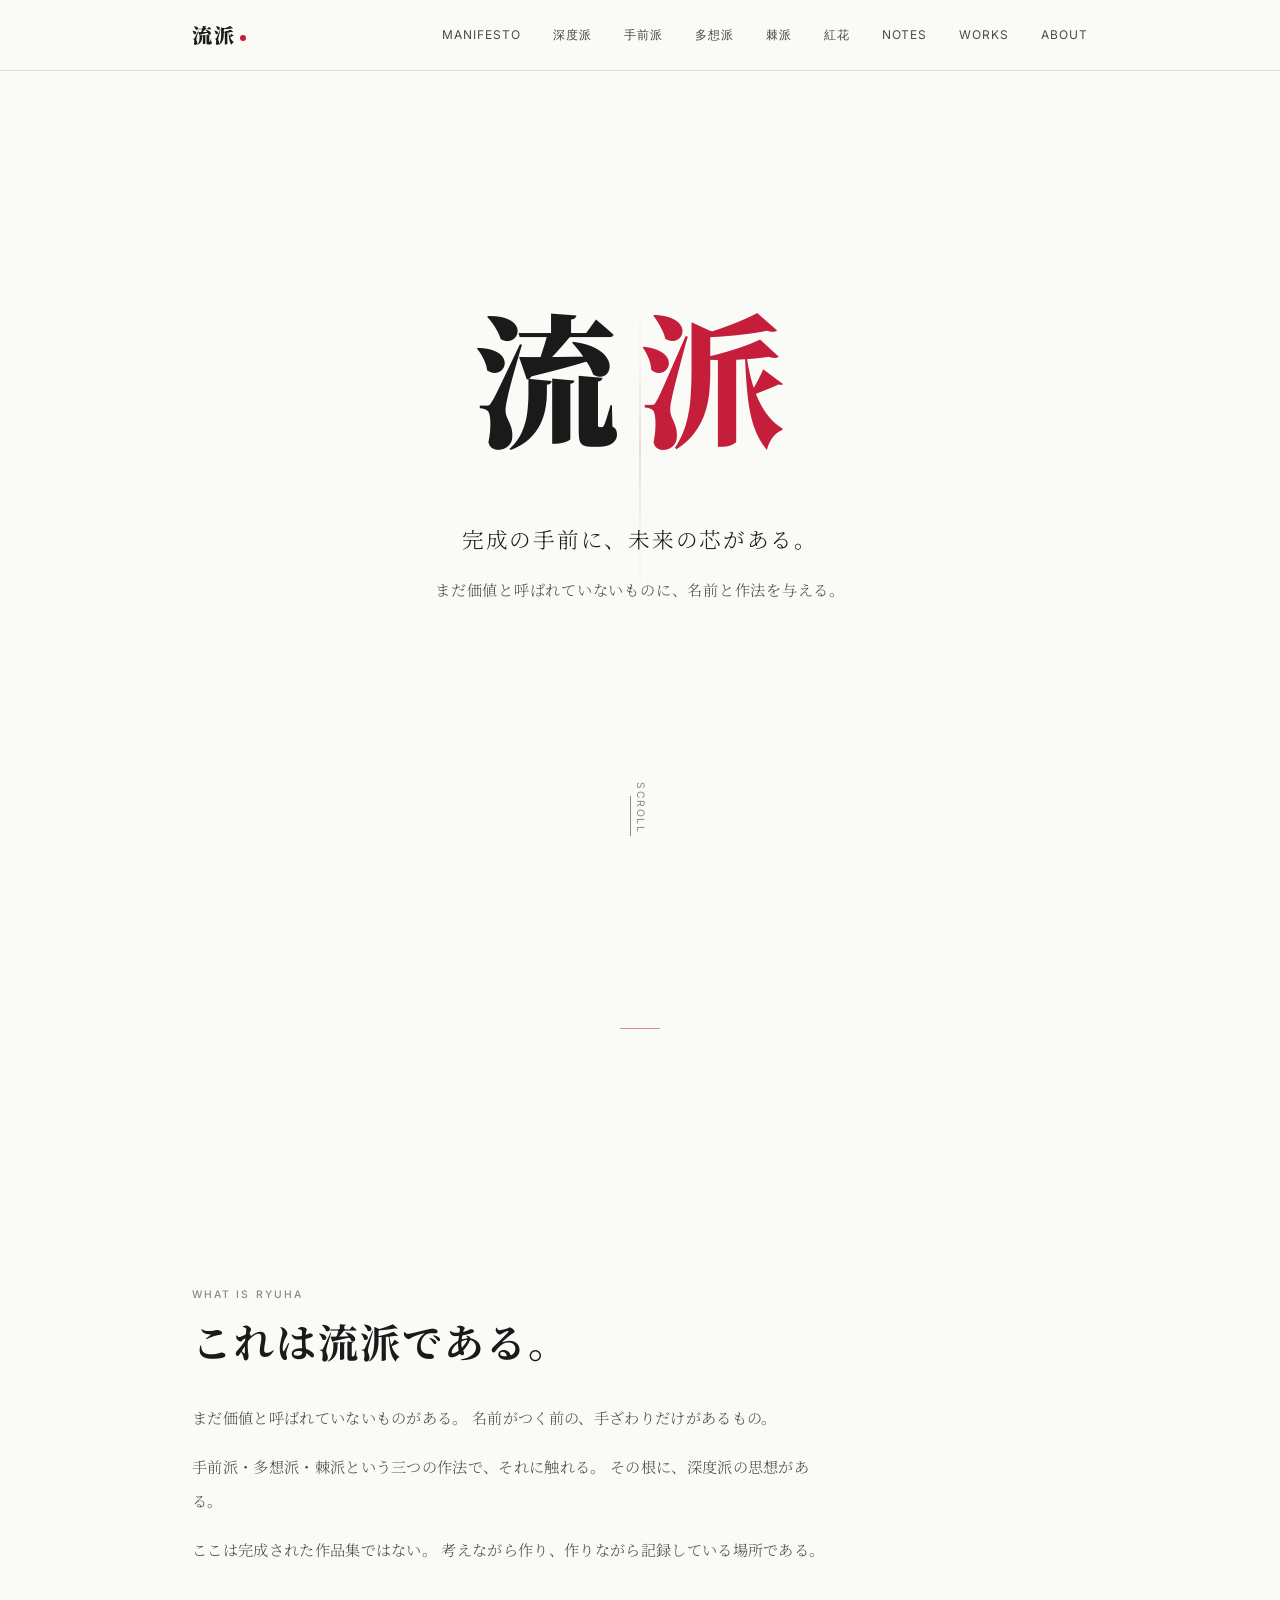
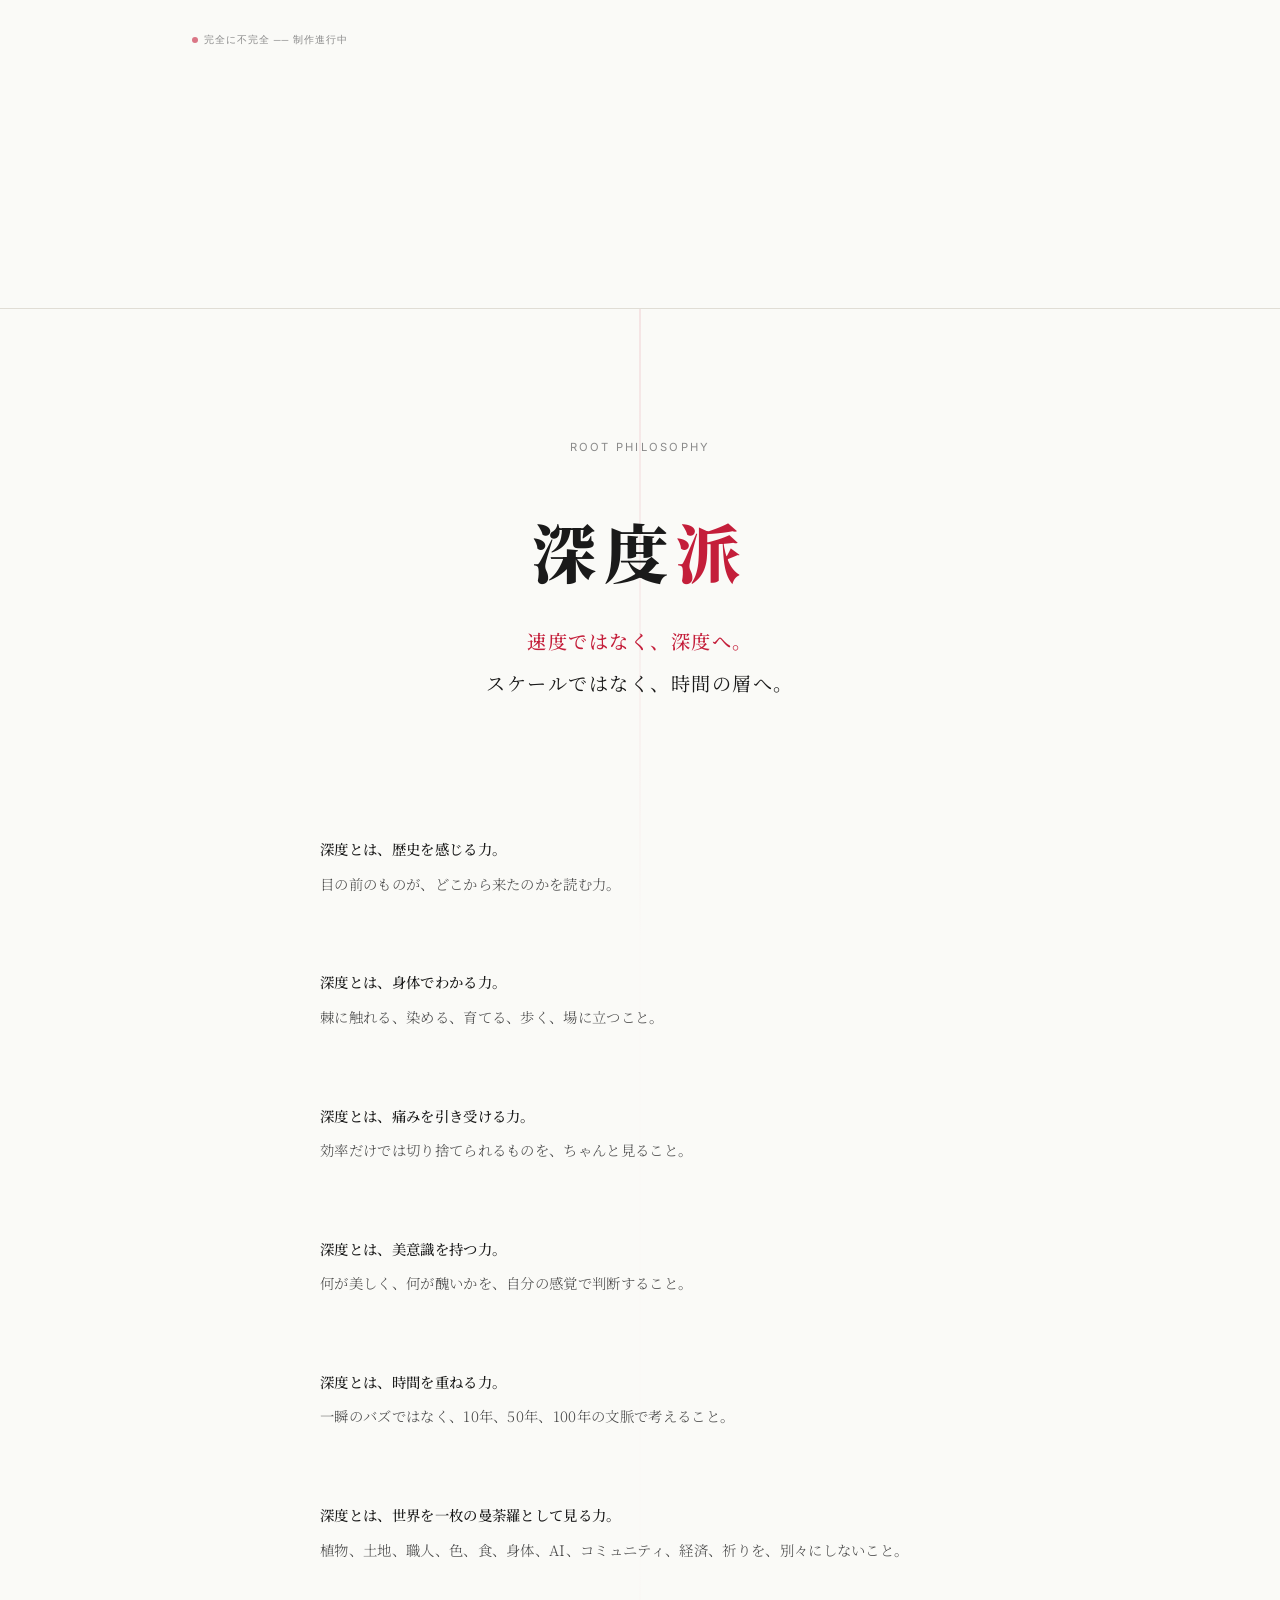
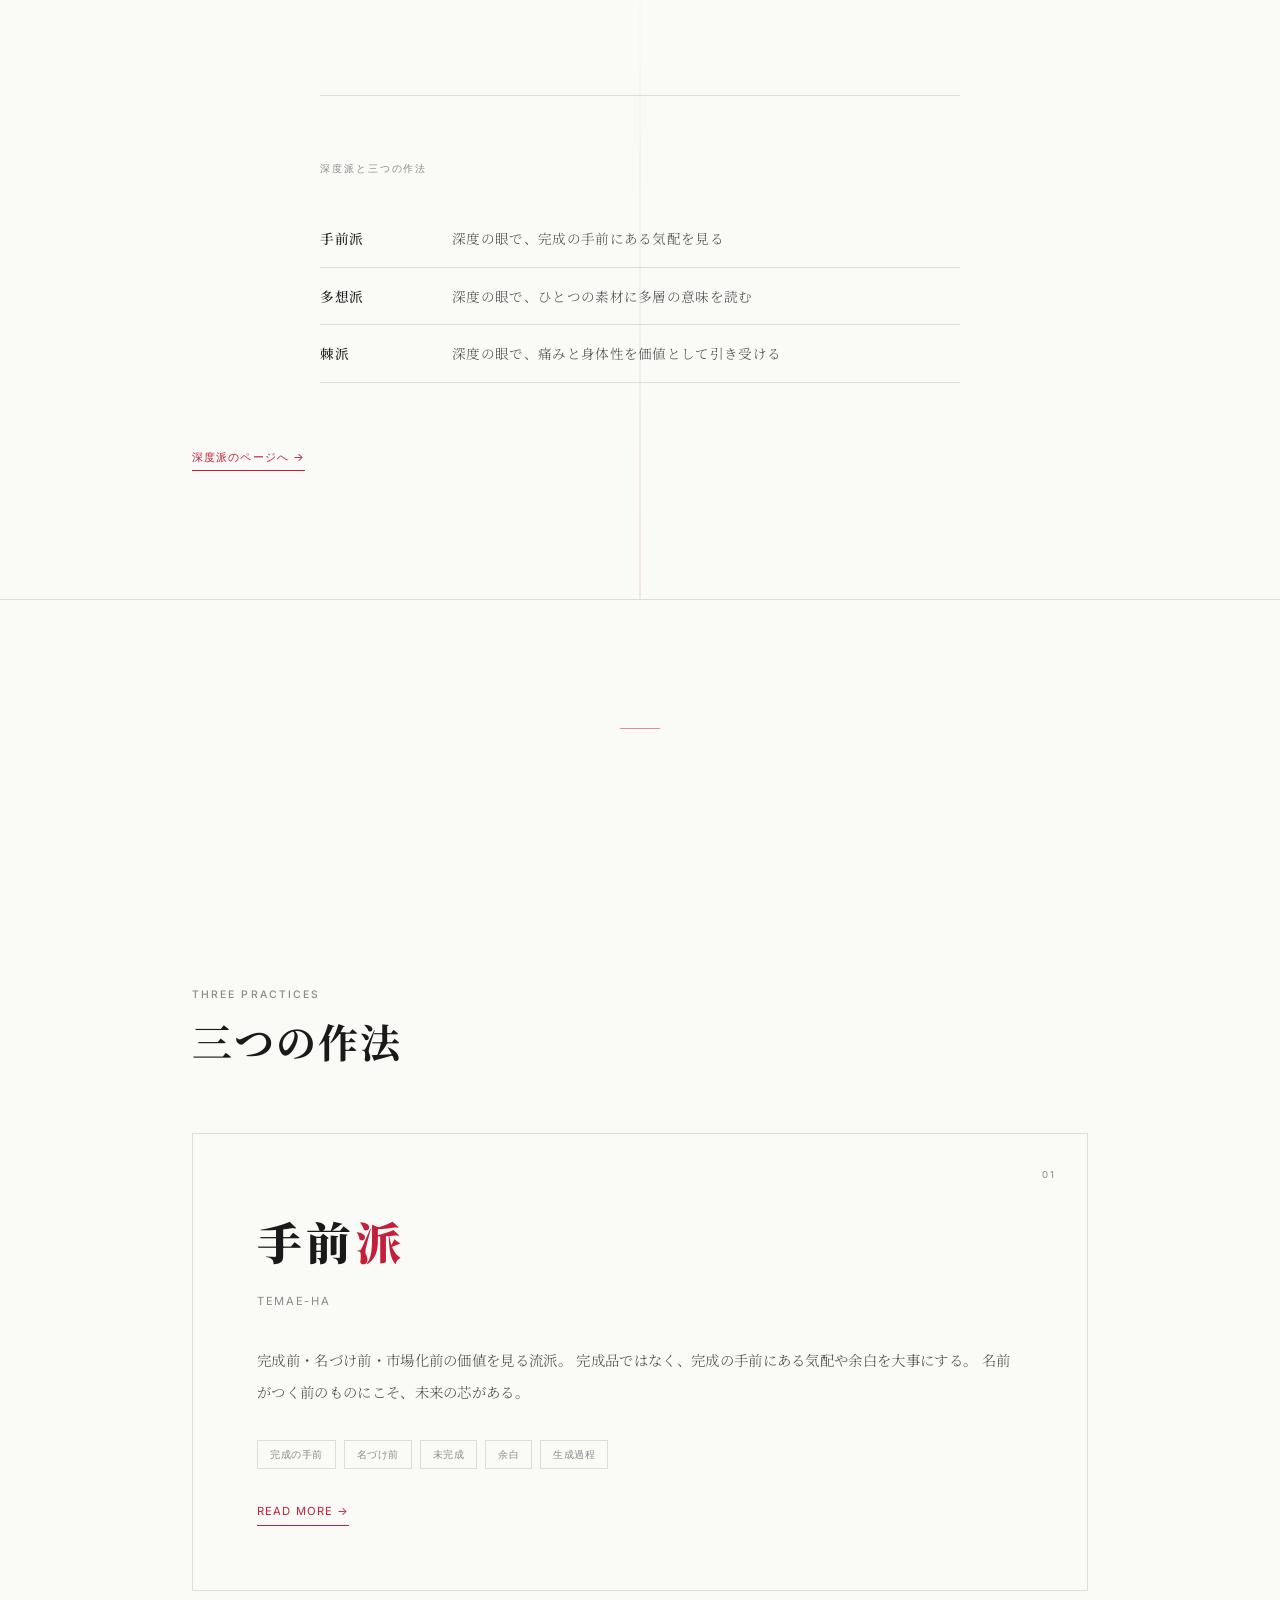
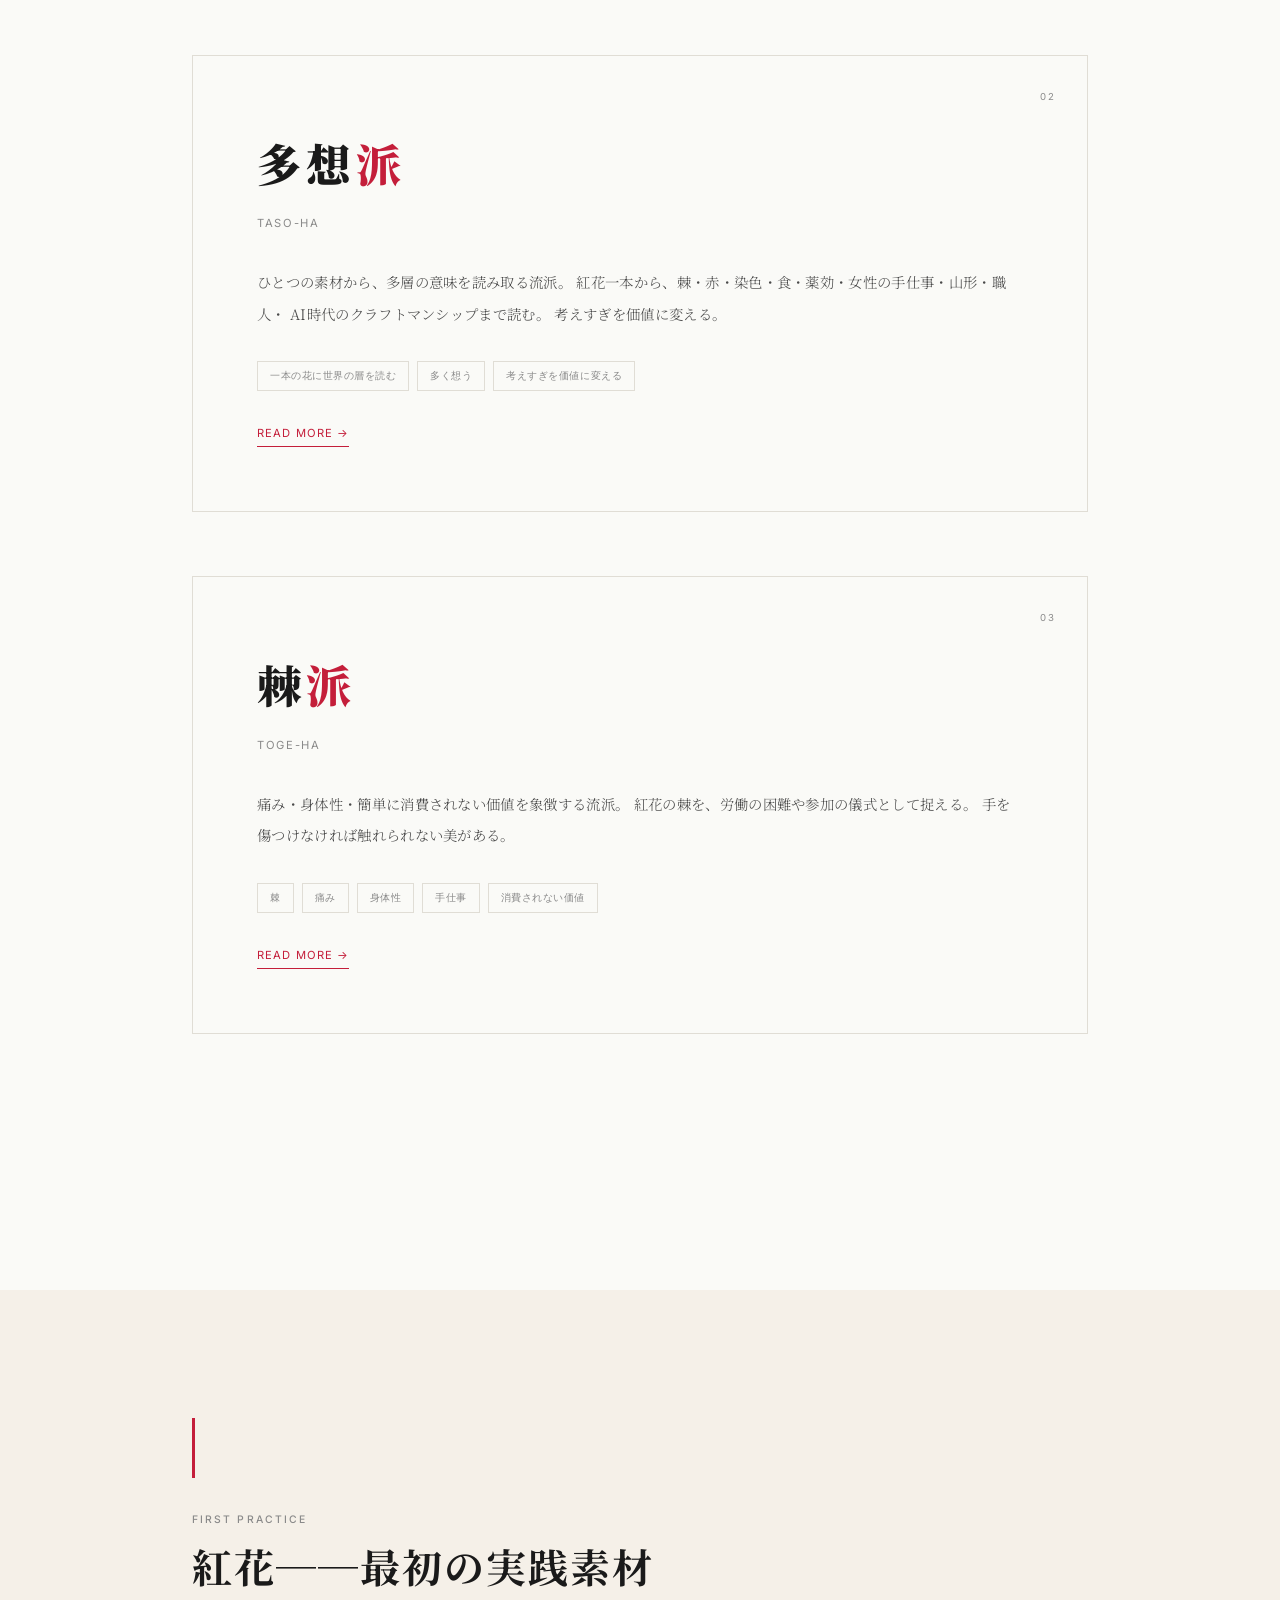
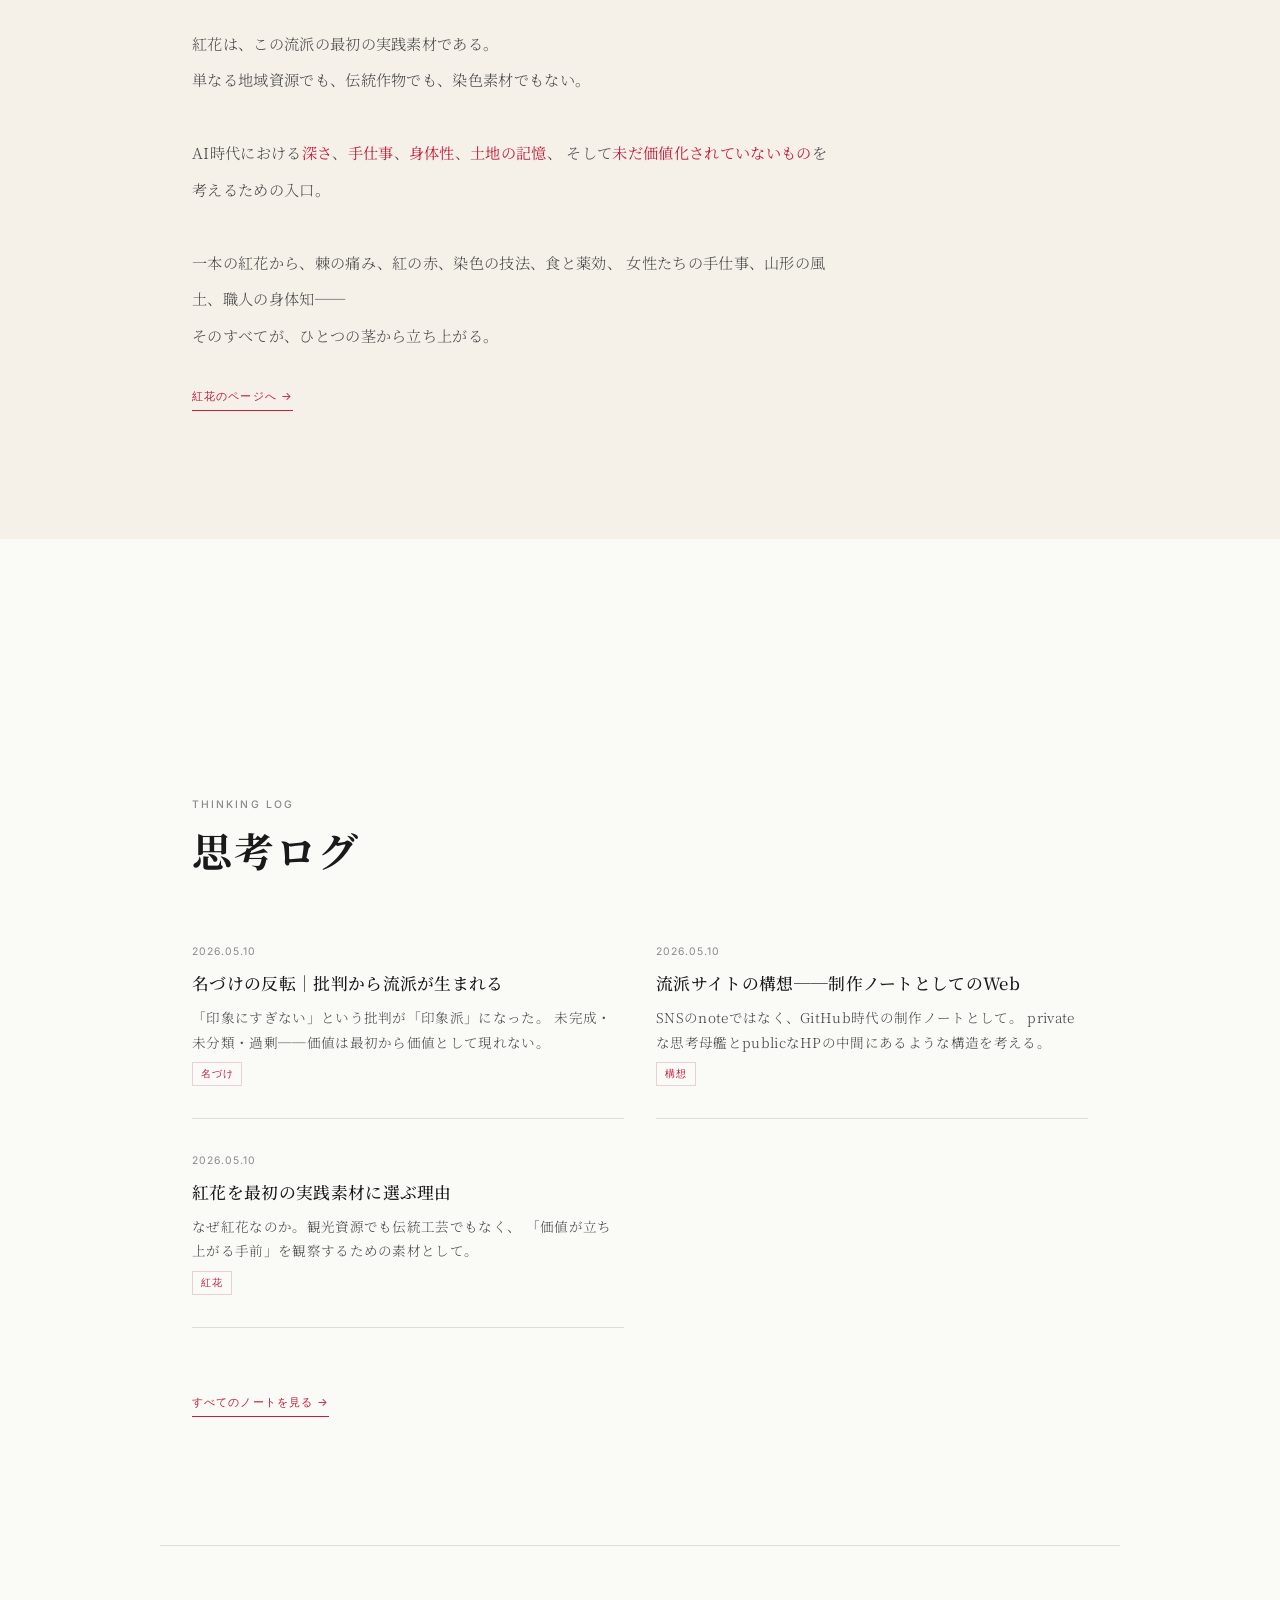
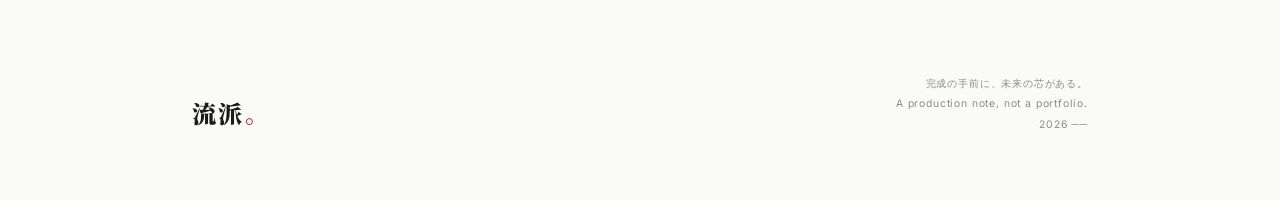
<file: index.html>
<!DOCTYPE html>
<html lang="ja">
<head>
  <meta charset="UTF-8">
  <meta name="viewport" content="width=device-width, initial-scale=1.0">
  <title>流派｜完成の手前に、未来の芯がある。</title>
  <meta name="description" content="まだ価値と呼ばれていないものに、名前と作法を与える。手前派・多想派・棘派──AI時代における深さ・手仕事・身体性の制作ノート。">
  <link rel="stylesheet" href="css/style.css">
  <style>
    .fade-in {
      opacity: 0;
      transform: translateY(20px);
      transition: opacity 0.8s ease, transform 0.8s ease;
    }
    .fade-in.visible {
      opacity: 1;
      transform: translateY(0);
    }
  </style>
</head>
<body>

  <!-- Navigation -->
  <nav class="site-nav">
    <div class="nav-inner">
      <a href="index.html" class="nav-logo">流派<span class="beni-dot"></span></a>
      <button class="nav-toggle" aria-label="メニューを開く" aria-expanded="false">
        <span></span><span></span><span></span>
      </button>
      <ul class="nav-links">
        <li><a href="pages/manifesto.html">Manifesto</a></li>
        <li><a href="pages/shindo-ha.html">深度派</a></li>
        <li><a href="pages/temae-ha.html">手前派</a></li>
        <li><a href="pages/taso-ha.html">多想派</a></li>
        <li><a href="pages/toge-ha.html">棘派</a></li>
        <li><a href="pages/benibana.html">紅花</a></li>
        <li><a href="pages/notes.html">Notes</a></li>
        <li><a href="pages/works.html">Works</a></li>
        <li><a href="pages/about.html">About</a></li>
      </ul>
    </div>
  </nav>

  <!-- Hero -->
  <section class="hero">
    <h1 class="hero-title">
      <span class="char-ryu">流</span><span class="char-ha">派</span>
    </h1>
    <p class="hero-copy">完成の手前に、未来の芯がある。</p>
    <p class="hero-subcopy">まだ価値と呼ばれていないものに、名前と作法を与える。</p>
    <div class="hero-scroll">scroll</div>
  </section>

  <!-- Introduction -->
  <div class="section-divider"></div>

  <section class="section fade-in">
    <p class="section-label">What is Ryuha</p>
    <h2 class="section-title">これは流派である。</h2>
    <div class="section-body">
      <p>
        まだ価値と呼ばれていないものがある。
        名前がつく前の、手ざわりだけがあるもの。
      </p>
      <p style="margin-top: var(--space-sm);">
        手前派・多想派・棘派という三つの作法で、それに触れる。
        その根に、深度派の思想がある。
      </p>
      <p style="margin-top: var(--space-sm);">
        ここは完成された作品集ではない。
        考えながら作り、作りながら記録している場所である。
      </p>
    </div>
    <div class="status-marker">完全に不完全 ── 制作進行中</div>
  </section>

  <!-- Shindo-ha: Root Philosophy -->
  <section class="shindo-section">
    <div class="shindo-inner fade-in">
      <p class="shindo-subtitle">Root Philosophy</p>
      <h2 class="shindo-title">深度<span class="beni">派</span></h2>
      <p class="shindo-copy">
        <strong>速度ではなく、深度へ。</strong><br>
        スケールではなく、時間の層へ。
      </p>
      <div class="shindo-body">
        <p>
          <strong>深度とは、歴史を感じる力。</strong><br>
          目の前のものが、どこから来たのかを読む力。
        </p>
        <p>
          <strong>深度とは、身体でわかる力。</strong><br>
          棘に触れる、染める、育てる、歩く、場に立つこと。
        </p>
        <p>
          <strong>深度とは、痛みを引き受ける力。</strong><br>
          効率だけでは切り捨てられるものを、ちゃんと見ること。
        </p>
        <p>
          <strong>深度とは、美意識を持つ力。</strong><br>
          何が美しく、何が醜いかを、自分の感覚で判断すること。
        </p>
        <p>
          <strong>深度とは、時間を重ねる力。</strong><br>
          一瞬のバズではなく、10年、50年、100年の文脈で考えること。
        </p>
        <p>
          <strong>深度とは、世界を一枚の曼荼羅として見る力。</strong><br>
          植物、土地、職人、色、食、身体、AI、コミュニティ、経済、祈りを、別々にしないこと。
        </p>
      </div>

      <div class="shindo-relation">
        <p class="shindo-relation-label">深度派と三つの作法</p>
        <div class="shindo-relation-item">
          <span>手前派</span>
          <span>深度の眼で、完成の手前にある気配を見る</span>
        </div>
        <div class="shindo-relation-item">
          <span>多想派</span>
          <span>深度の眼で、ひとつの素材に多層の意味を読む</span>
        </div>
        <div class="shindo-relation-item">
          <span>棘派</span>
          <span>深度の眼で、痛みと身体性を価値として引き受ける</span>
        </div>
      </div>

      <a href="pages/shindo-ha.html" class="ryuha-card-link" style="margin-top: var(--space-lg); display: inline-block;">深度派のページへ →</a>
    </div>
  </section>

  <!-- Three Schools -->
  <div class="section-divider"></div>

  <section class="section">
    <p class="section-label">Three Practices</p>
    <h2 class="section-title">三つの作法</h2>

    <div class="ryuha-grid">

      <article class="ryuha-card fade-in" data-number="01">
        <h3 class="ryuha-card-title">手前<span class="beni">派</span></h3>
        <p class="ryuha-card-subtitle">Temae-ha</p>
        <p class="ryuha-card-body">
          完成前・名づけ前・市場化前の価値を見る流派。
          完成品ではなく、完成の手前にある気配や余白を大事にする。
          名前がつく前のものにこそ、未来の芯がある。
        </p>
        <div class="ryuha-card-keywords">
          <span class="keyword">完成の手前</span>
          <span class="keyword">名づけ前</span>
          <span class="keyword">未完成</span>
          <span class="keyword">余白</span>
          <span class="keyword">生成過程</span>
        </div>
        <a href="pages/temae-ha.html" class="ryuha-card-link">Read more →</a>
      </article>

      <article class="ryuha-card fade-in" data-number="02">
        <h3 class="ryuha-card-title">多想<span class="beni">派</span></h3>
        <p class="ryuha-card-subtitle">Taso-ha</p>
        <p class="ryuha-card-body">
          ひとつの素材から、多層の意味を読み取る流派。
          紅花一本から、棘・赤・染色・食・薬効・女性の手仕事・山形・職人・
          AI時代のクラフトマンシップまで読む。
          考えすぎを価値に変える。
        </p>
        <div class="ryuha-card-keywords">
          <span class="keyword">一本の花に世界の層を読む</span>
          <span class="keyword">多く想う</span>
          <span class="keyword">考えすぎを価値に変える</span>
        </div>
        <a href="pages/taso-ha.html" class="ryuha-card-link">Read more →</a>
      </article>

      <article class="ryuha-card fade-in" data-number="03">
        <h3 class="ryuha-card-title">棘<span class="beni">派</span></h3>
        <p class="ryuha-card-subtitle">Toge-ha</p>
        <p class="ryuha-card-body">
          痛み・身体性・簡単に消費されない価値を象徴する流派。
          紅花の棘を、労働の困難や参加の儀式として捉える。
          手を傷つけなければ触れられない美がある。
        </p>
        <div class="ryuha-card-keywords">
          <span class="keyword">棘</span>
          <span class="keyword">痛み</span>
          <span class="keyword">身体性</span>
          <span class="keyword">手仕事</span>
          <span class="keyword">消費されない価値</span>
        </div>
        <a href="pages/toge-ha.html" class="ryuha-card-link">Read more →</a>
      </article>

    </div>
  </section>

  <!-- Benibana -->
  <section class="benibana-section">
    <div class="benibana-inner fade-in">
      <div class="benibana-accent"></div>
      <p class="section-label">First Practice</p>
      <h2 class="section-title">紅花──最初の実践素材</h2>
      <p class="benibana-text">
        紅花は、この流派の最初の実践素材である。<br>
        単なる地域資源でも、伝統作物でも、染色素材でもない。<br><br>
        AI時代における<em>深さ</em>、<em>手仕事</em>、<em>身体性</em>、<em>土地の記憶</em>、
        そして<em>未だ価値化されていないもの</em>を考えるための入口。<br><br>
        一本の紅花から、棘の痛み、紅の赤、染色の技法、食と薬効、
        女性たちの手仕事、山形の風土、職人の身体知──<br>
        そのすべてが、ひとつの茎から立ち上がる。
      </p>
      <a href="pages/benibana.html" class="ryuha-card-link" style="margin-top: var(--space-md); display: inline-block;">紅花のページへ →</a>
    </div>
  </section>

  <!-- Recent Notes -->
  <section class="section fade-in">
    <p class="section-label">Thinking Log</p>
    <h2 class="section-title">思考ログ</h2>
    <div class="notes-grid">
      <article class="note-card">
        <p class="note-card-date">2026.05.10</p>
        <h3 class="note-card-title">名づけの反転｜批判から流派が生まれる</h3>
        <p class="note-card-excerpt">
          「印象にすぎない」という批判が「印象派」になった。
          未完成・未分類・過剰──価値は最初から価値として現れない。
        </p>
        <span class="note-card-tag">名づけ</span>
      </article>
      <article class="note-card">
        <p class="note-card-date">2026.05.10</p>
        <h3 class="note-card-title">流派サイトの構想──制作ノートとしてのWeb</h3>
        <p class="note-card-excerpt">
          SNSのnoteではなく、GitHub時代の制作ノートとして。
          privateな思考母艦とpublicなHPの中間にあるような構造を考える。
        </p>
        <span class="note-card-tag">構想</span>
      </article>
      <article class="note-card">
        <p class="note-card-date">2026.05.10</p>
        <h3 class="note-card-title">紅花を最初の実践素材に選ぶ理由</h3>
        <p class="note-card-excerpt">
          なぜ紅花なのか。観光資源でも伝統工芸でもなく、
          「価値が立ち上がる手前」を観察するための素材として。
        </p>
        <span class="note-card-tag">紅花</span>
      </article>
    </div>
    <a href="pages/notes.html" class="ryuha-card-link" style="margin-top: var(--space-lg); display: inline-block;">すべてのノートを見る →</a>
  </section>

  <!-- Footer -->
  <footer class="site-footer">
    <div class="footer-left">流派<span style="color: var(--color-beni);">。</span></div>
    <div class="footer-right">
      完成の手前に、未来の芯がある。<br>
      A production note, not a portfolio.<br>
      2026 ──
    </div>
  </footer>

  <script src="js/main.js"></script>
</body>
</html>
</file>
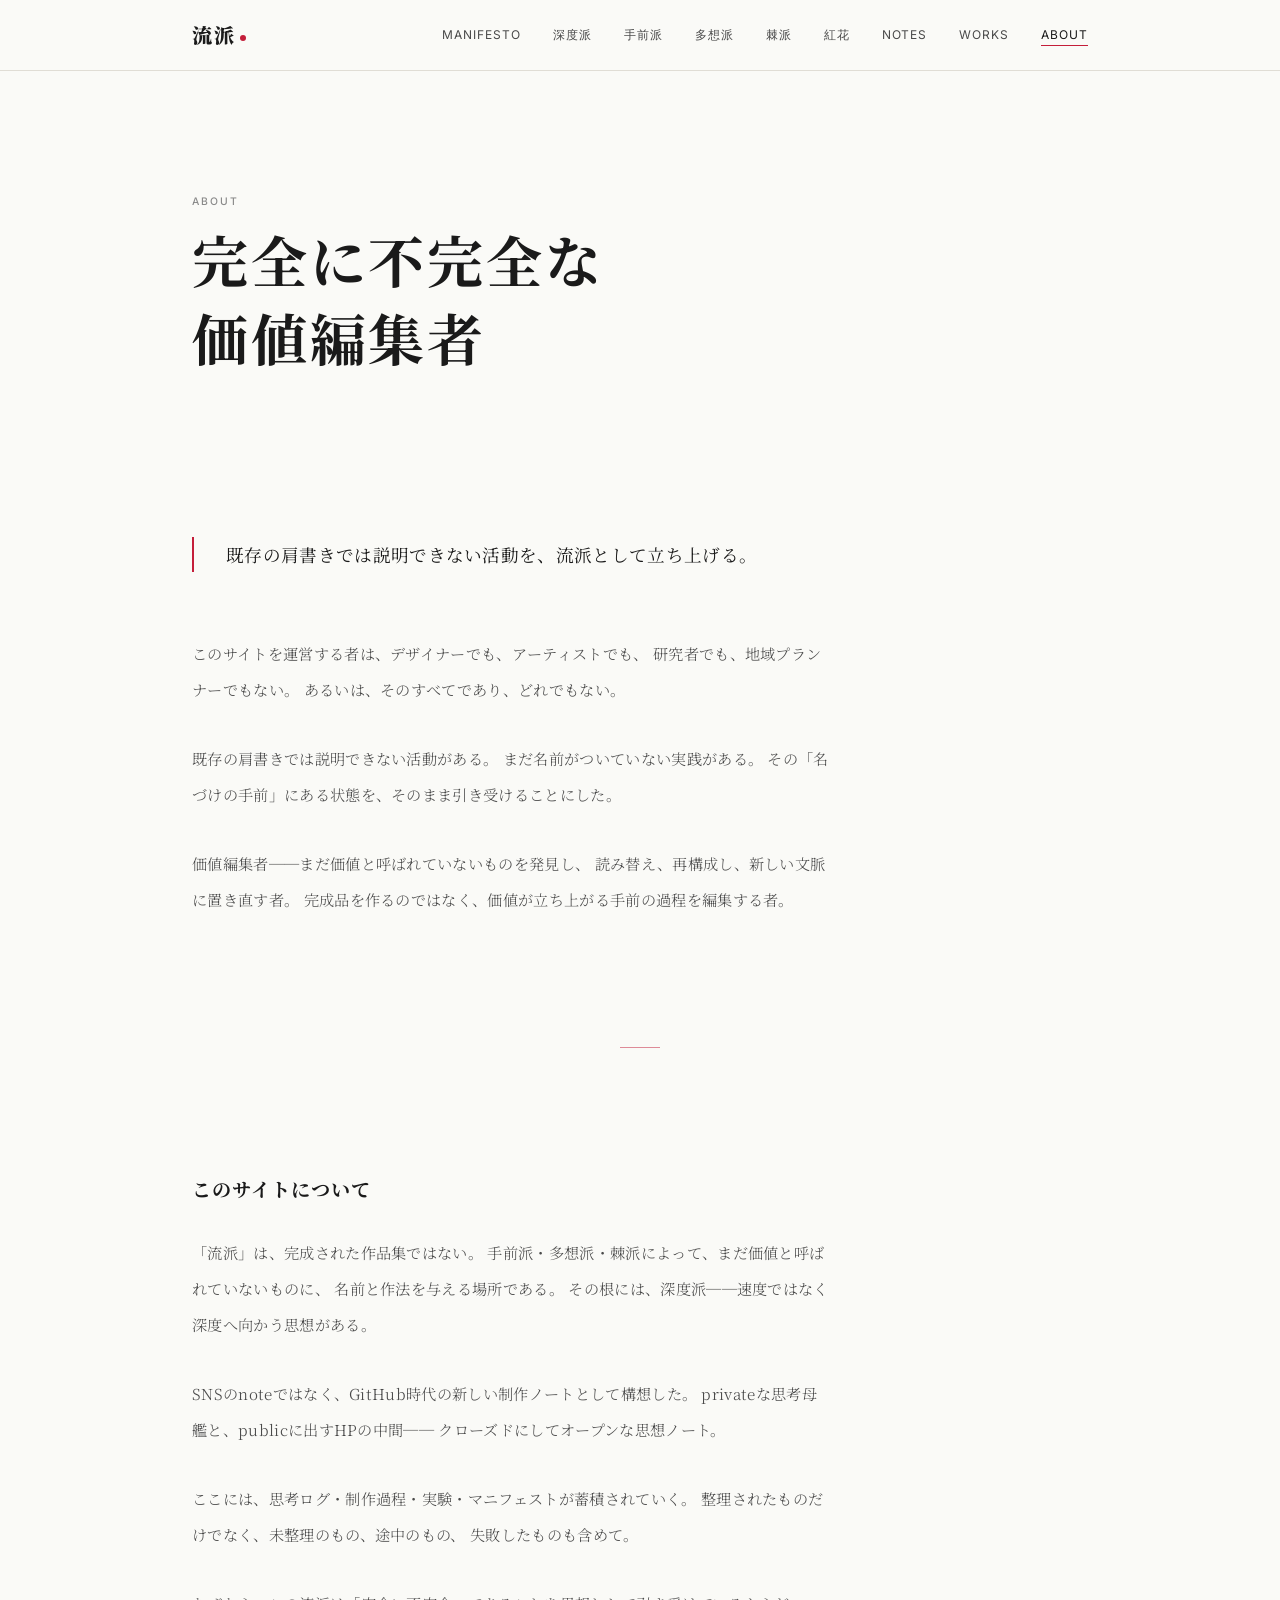
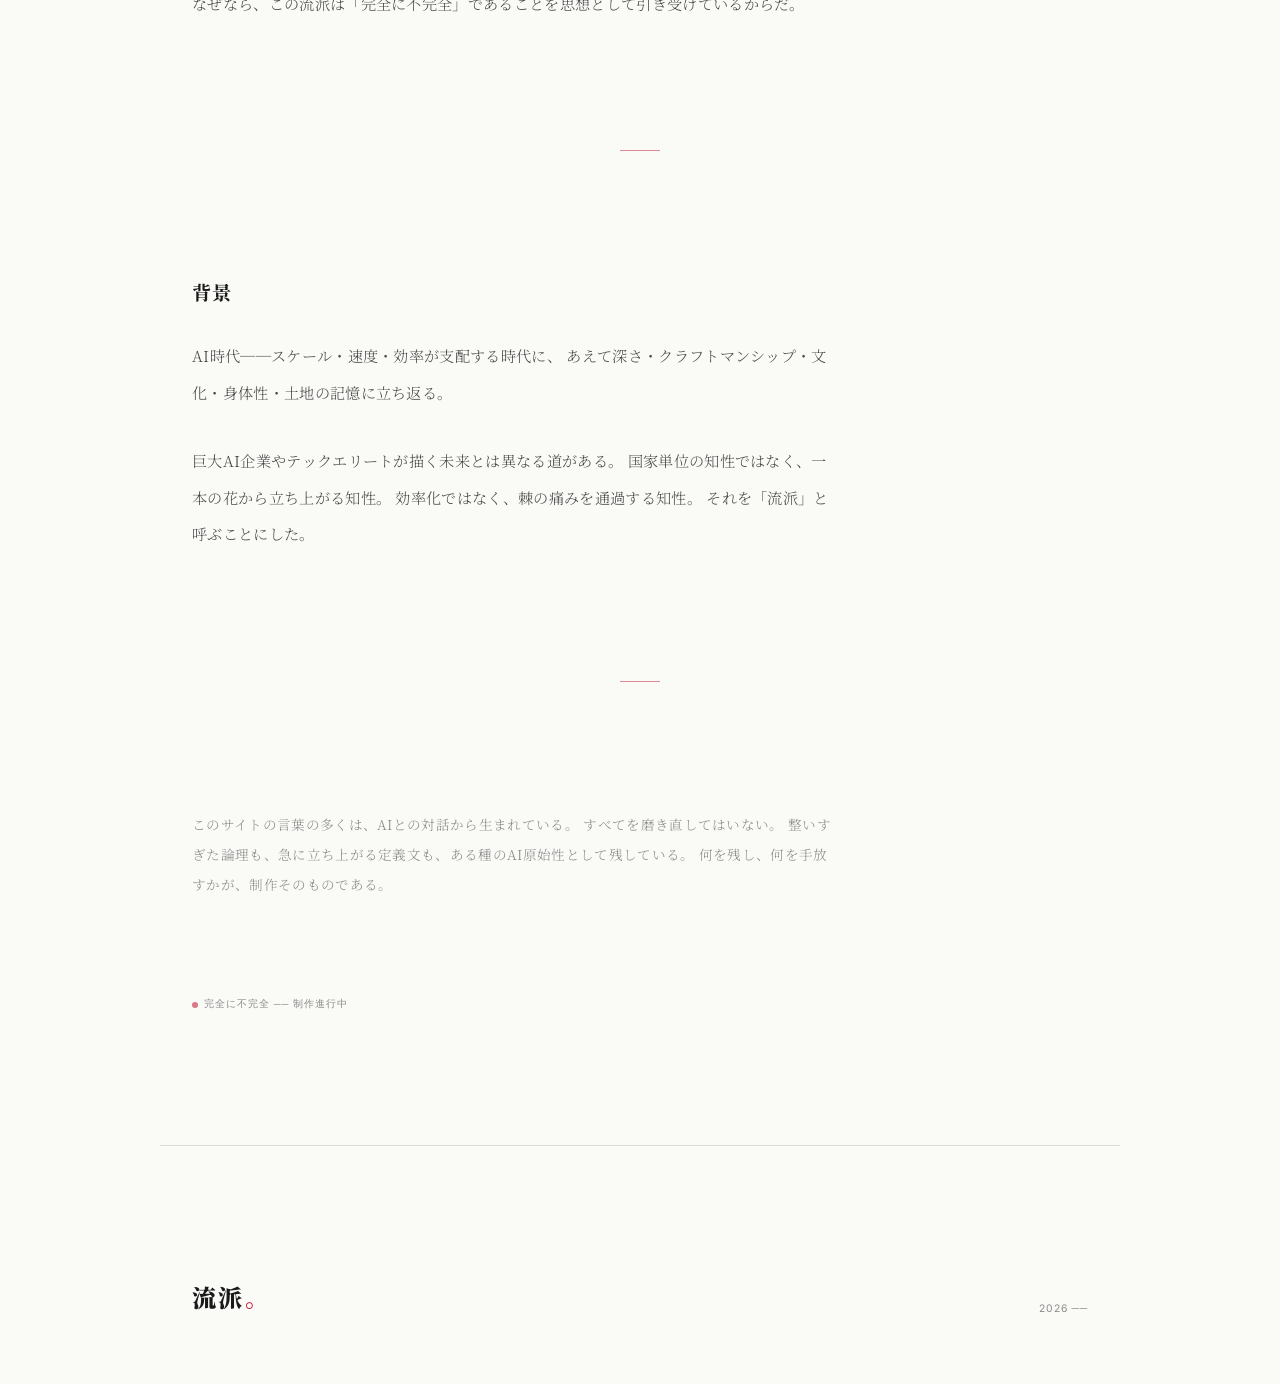
<file: pages/about.html>
<!DOCTYPE html>
<html lang="ja">
<head>
  <meta charset="UTF-8">
  <meta name="viewport" content="width=device-width, initial-scale=1.0">
  <title>About｜完全に不完全な価値編集者｜流派</title>
  <link rel="stylesheet" href="../css/style.css">
  <style>
    .fade-in { opacity: 0; transform: translateY(20px); transition: opacity 0.8s ease, transform 0.8s ease; }
    .fade-in.visible { opacity: 1; transform: translateY(0); }
  </style>
</head>
<body>
  <nav class="site-nav">
    <div class="nav-inner">
      <a href="../index.html" class="nav-logo">流派<span class="beni-dot"></span></a>
      <button class="nav-toggle" aria-label="メニューを開く" aria-expanded="false">
        <span></span><span></span><span></span>
      </button>
      <ul class="nav-links">
        <li><a href="manifesto.html">Manifesto</a></li>
        <li><a href="shindo-ha.html">深度派</a></li>
        <li><a href="temae-ha.html">手前派</a></li>
        <li><a href="taso-ha.html">多想派</a></li>
        <li><a href="toge-ha.html">棘派</a></li>
        <li><a href="benibana.html">紅花</a></li>
        <li><a href="notes.html">Notes</a></li>
        <li><a href="works.html">Works</a></li>
        <li><a href="about.html" class="active">About</a></li>
      </ul>
    </div>
  </nav>

  <header class="page-header">
    <p class="section-label">About</p>
    <h1 class="section-title">完全に不完全な<br>価値編集者</h1>
  </header>

  <div class="page-content">
    <blockquote class="fade-in">
      既存の肩書きでは説明できない活動を、流派として立ち上げる。
    </blockquote>

    <p class="fade-in">
      このサイトを運営する者は、デザイナーでも、アーティストでも、
      研究者でも、地域プランナーでもない。
      あるいは、そのすべてであり、どれでもない。
    </p>

    <p class="fade-in">
      既存の肩書きでは説明できない活動がある。
      まだ名前がついていない実践がある。
      その「名づけの手前」にある状態を、そのまま引き受けることにした。
    </p>

    <p class="fade-in">
      価値編集者──まだ価値と呼ばれていないものを発見し、
      読み替え、再構成し、新しい文脈に置き直す者。
      完成品を作るのではなく、価値が立ち上がる手前の過程を編集する者。
    </p>

    <div class="section-divider"></div>

    <h2 class="section-title fade-in" style="font-size: 1.2rem;">このサイトについて</h2>

    <p class="fade-in">
      「流派」は、完成された作品集ではない。
      手前派・多想派・棘派によって、まだ価値と呼ばれていないものに、
      名前と作法を与える場所である。
      その根には、深度派──速度ではなく深度へ向かう思想がある。
    </p>

    <p class="fade-in">
      SNSのnoteではなく、GitHub時代の新しい制作ノートとして構想した。
      privateな思考母艦と、publicに出すHPの中間──
      クローズドにしてオープンな思想ノート。
    </p>

    <p class="fade-in">
      ここには、思考ログ・制作過程・実験・マニフェストが蓄積されていく。
      整理されたものだけでなく、未整理のもの、途中のもの、
      失敗したものも含めて。
    </p>

    <p class="fade-in">
      なぜなら、この流派は「完全に不完全」であることを思想として引き受けているからだ。
    </p>

    <div class="section-divider"></div>

    <h2 class="section-title fade-in" style="font-size: 1.2rem;">背景</h2>

    <p class="fade-in">
      AI時代──スケール・速度・効率が支配する時代に、
      あえて深さ・クラフトマンシップ・文化・身体性・土地の記憶に立ち返る。
    </p>

    <p class="fade-in">
      巨大AI企業やテックエリートが描く未来とは異なる道がある。
      国家単位の知性ではなく、一本の花から立ち上がる知性。
      効率化ではなく、棘の痛みを通過する知性。
      それを「流派」と呼ぶことにした。
    </p>

    <div class="section-divider"></div>

    <p class="fade-in" style="font-size: 0.85rem; color: var(--color-ink-faint); max-width: 640px; line-height: 2.2;">
      このサイトの言葉の多くは、AIとの対話から生まれている。
      すべてを磨き直してはいない。
      整いすぎた論理も、急に立ち上がる定義文も、ある種のAI原始性として残している。
      何を残し、何を手放すかが、制作そのものである。
    </p>

    <div class="status-marker fade-in">完全に不完全 ── 制作進行中</div>
  </div>

  <footer class="site-footer">
    <div class="footer-left">流派<span style="color: var(--color-beni);">。</span></div>
    <div class="footer-right">2026 ──</div>
  </footer>

  <script src="../js/main.js"></script>
</body>
</html>
</file>
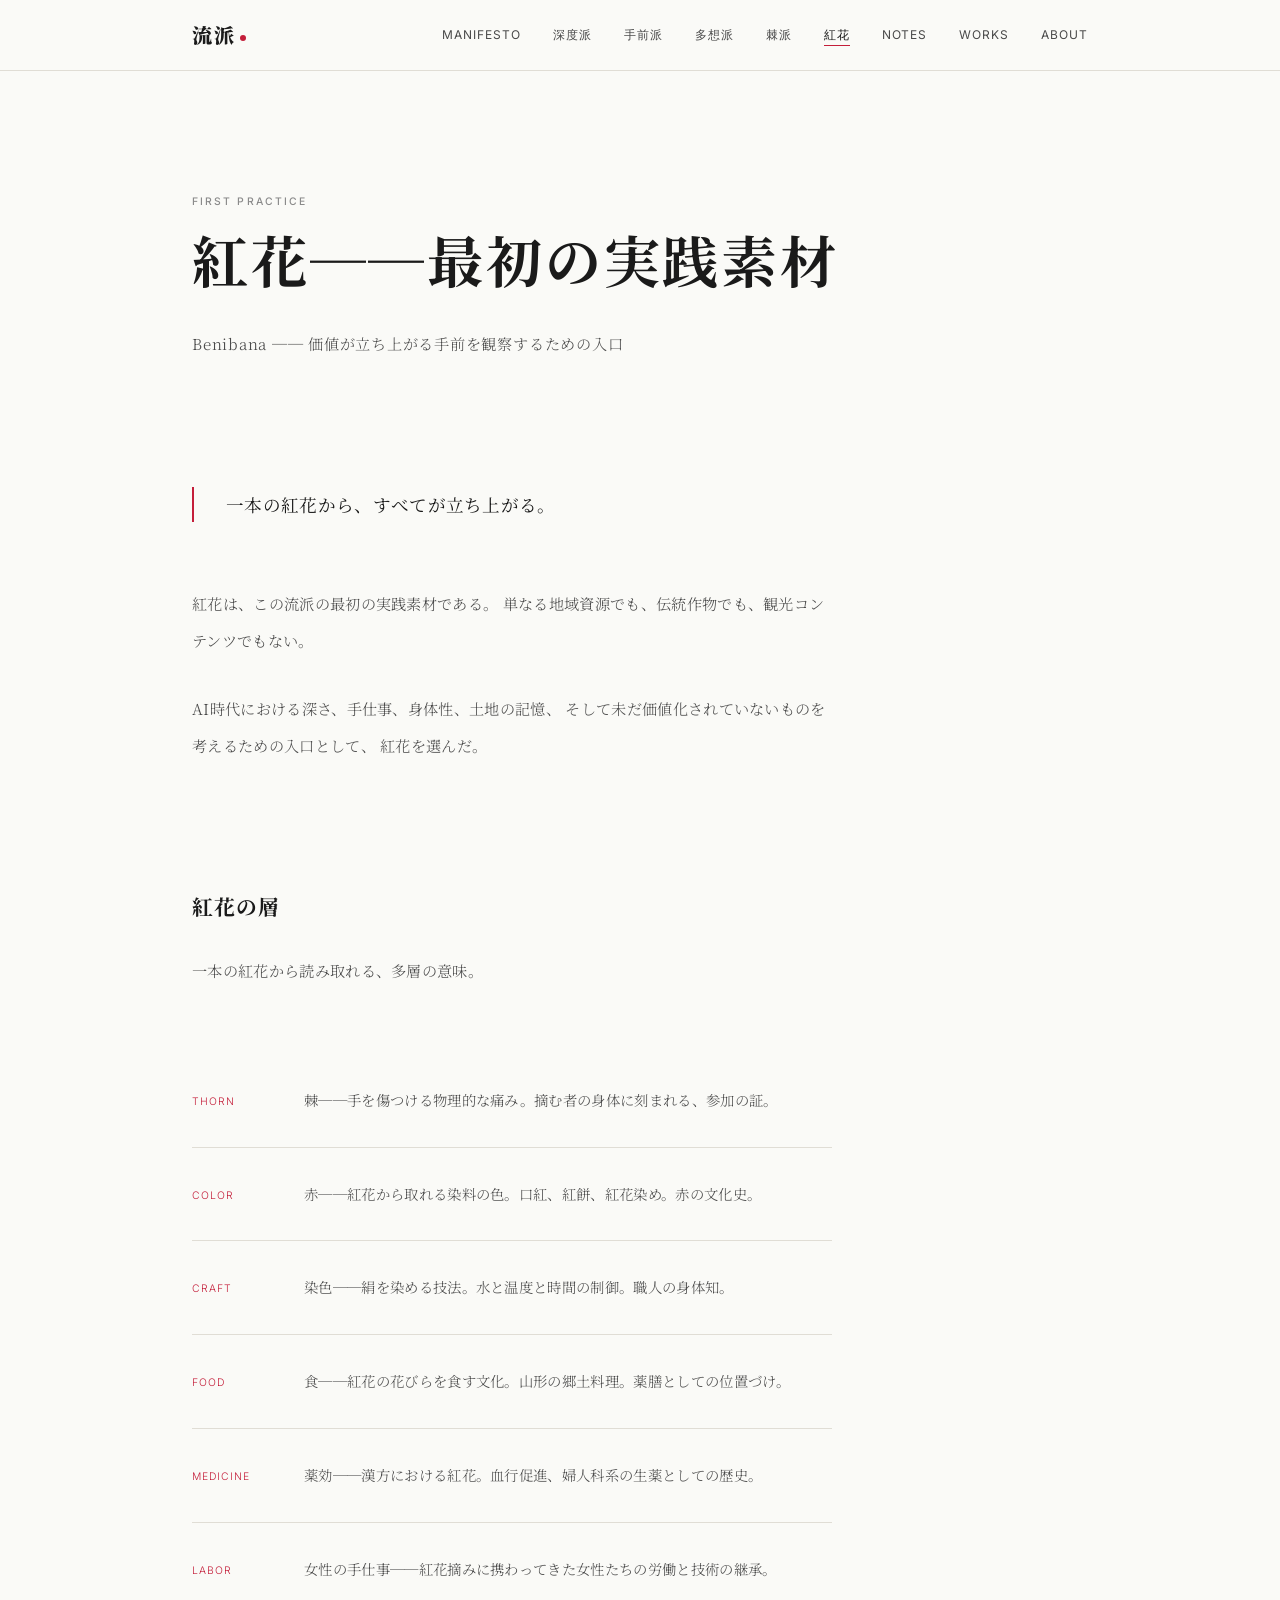
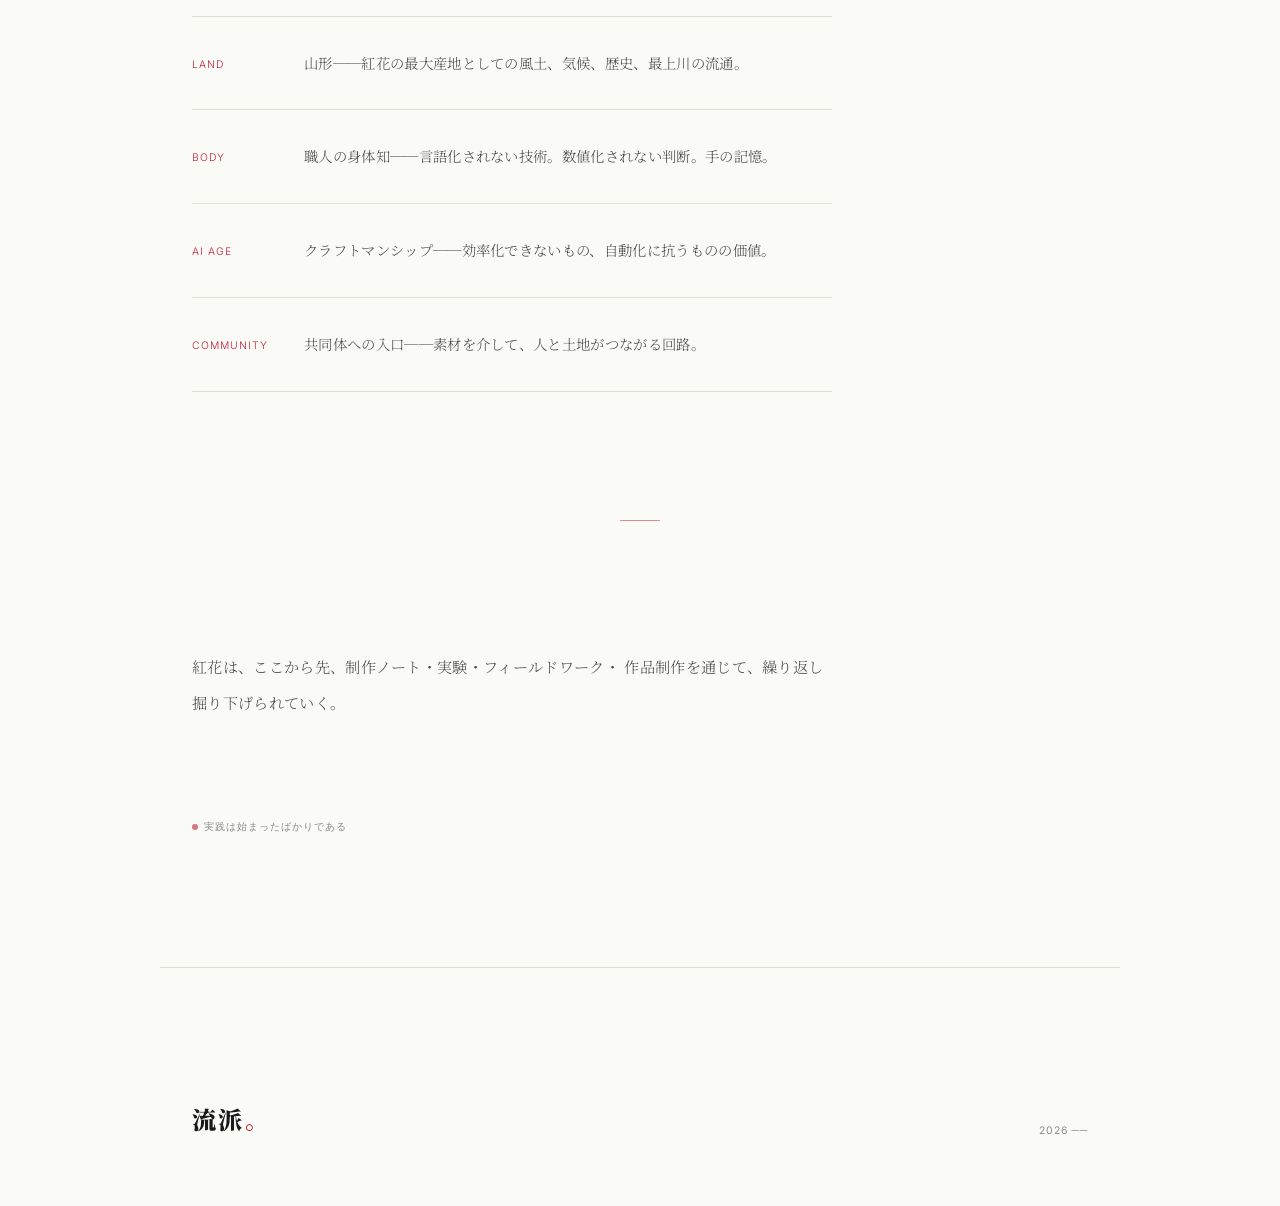
<file: pages/benibana.html>
<!DOCTYPE html>
<html lang="ja">
<head>
  <meta charset="UTF-8">
  <meta name="viewport" content="width=device-width, initial-scale=1.0">
  <title>紅花｜最初の実践素材｜流派</title>
  <link rel="stylesheet" href="../css/style.css">
  <style>
    .fade-in { opacity: 0; transform: translateY(20px); transition: opacity 0.8s ease, transform 0.8s ease; }
    .fade-in.visible { opacity: 1; transform: translateY(0); }
    .layer-list { list-style: none; margin: var(--space-lg) 0; max-width: 640px; }
    .layer-list li {
      padding: var(--space-md) 0;
      border-bottom: 1px solid var(--color-border);
      display: grid;
      grid-template-columns: 80px 1fr;
      gap: var(--space-md);
      font-size: 0.9rem;
      line-height: 2;
      color: var(--color-ink-light);
      font-weight: 300;
    }
    .layer-label {
      font-family: var(--font-sans);
      font-size: 0.65rem;
      letter-spacing: 0.1em;
      text-transform: uppercase;
      color: var(--color-beni);
      padding-top: 6px;
    }
  </style>
</head>
<body>
  <nav class="site-nav">
    <div class="nav-inner">
      <a href="../index.html" class="nav-logo">流派<span class="beni-dot"></span></a>
      <button class="nav-toggle" aria-label="メニューを開く" aria-expanded="false">
        <span></span><span></span><span></span>
      </button>
      <ul class="nav-links">
        <li><a href="manifesto.html">Manifesto</a></li>
        <li><a href="shindo-ha.html">深度派</a></li>
        <li><a href="temae-ha.html">手前派</a></li>
        <li><a href="taso-ha.html">多想派</a></li>
        <li><a href="toge-ha.html">棘派</a></li>
        <li><a href="benibana.html" class="active">紅花</a></li>
        <li><a href="notes.html">Notes</a></li>
        <li><a href="works.html">Works</a></li>
        <li><a href="about.html">About</a></li>
      </ul>
    </div>
  </nav>

  <header class="page-header">
    <p class="section-label">First Practice</p>
    <h1 class="section-title">紅花──最初の実践素材</h1>
    <p class="hero-subcopy" style="margin-top: var(--space-sm);">Benibana ── 価値が立ち上がる手前を観察するための入口</p>
  </header>

  <div class="page-content">
    <blockquote class="fade-in">
      一本の紅花から、すべてが立ち上がる。
    </blockquote>

    <p class="fade-in">
      紅花は、この流派の最初の実践素材である。
      単なる地域資源でも、伝統作物でも、観光コンテンツでもない。
    </p>

    <p class="fade-in">
      AI時代における深さ、手仕事、身体性、土地の記憶、
      そして未だ価値化されていないものを考えるための入口として、
      紅花を選んだ。
    </p>

    <h2 class="section-title fade-in" style="font-size: 1.3rem; margin-top: var(--space-xl);">紅花の層</h2>
    <p class="section-body fade-in">一本の紅花から読み取れる、多層の意味。</p>

    <ul class="layer-list fade-in">
      <li>
        <span class="layer-label">Thorn</span>
        <span>棘──手を傷つける物理的な痛み。摘む者の身体に刻まれる、参加の証。</span>
      </li>
      <li>
        <span class="layer-label">Color</span>
        <span>赤──紅花から取れる染料の色。口紅、紅餅、紅花染め。赤の文化史。</span>
      </li>
      <li>
        <span class="layer-label">Craft</span>
        <span>染色──絹を染める技法。水と温度と時間の制御。職人の身体知。</span>
      </li>
      <li>
        <span class="layer-label">Food</span>
        <span>食──紅花の花びらを食す文化。山形の郷土料理。薬膳としての位置づけ。</span>
      </li>
      <li>
        <span class="layer-label">Medicine</span>
        <span>薬効──漢方における紅花。血行促進、婦人科系の生薬としての歴史。</span>
      </li>
      <li>
        <span class="layer-label">Labor</span>
        <span>女性の手仕事──紅花摘みに携わってきた女性たちの労働と技術の継承。</span>
      </li>
      <li>
        <span class="layer-label">Land</span>
        <span>山形──紅花の最大産地としての風土、気候、歴史、最上川の流通。</span>
      </li>
      <li>
        <span class="layer-label">Body</span>
        <span>職人の身体知──言語化されない技術。数値化されない判断。手の記憶。</span>
      </li>
      <li>
        <span class="layer-label">AI Age</span>
        <span>クラフトマンシップ──効率化できないもの、自動化に抗うものの価値。</span>
      </li>
      <li>
        <span class="layer-label">Community</span>
        <span>共同体への入口──素材を介して、人と土地がつながる回路。</span>
      </li>
    </ul>

    <div class="section-divider"></div>

    <p class="fade-in">
      紅花は、ここから先、制作ノート・実験・フィールドワーク・
      作品制作を通じて、繰り返し掘り下げられていく。
    </p>

    <div class="status-marker fade-in">実践は始まったばかりである</div>
  </div>

  <footer class="site-footer">
    <div class="footer-left">流派<span style="color: var(--color-beni);">。</span></div>
    <div class="footer-right">2026 ──</div>
  </footer>

  <script src="../js/main.js"></script>
</body>
</html>
</file>
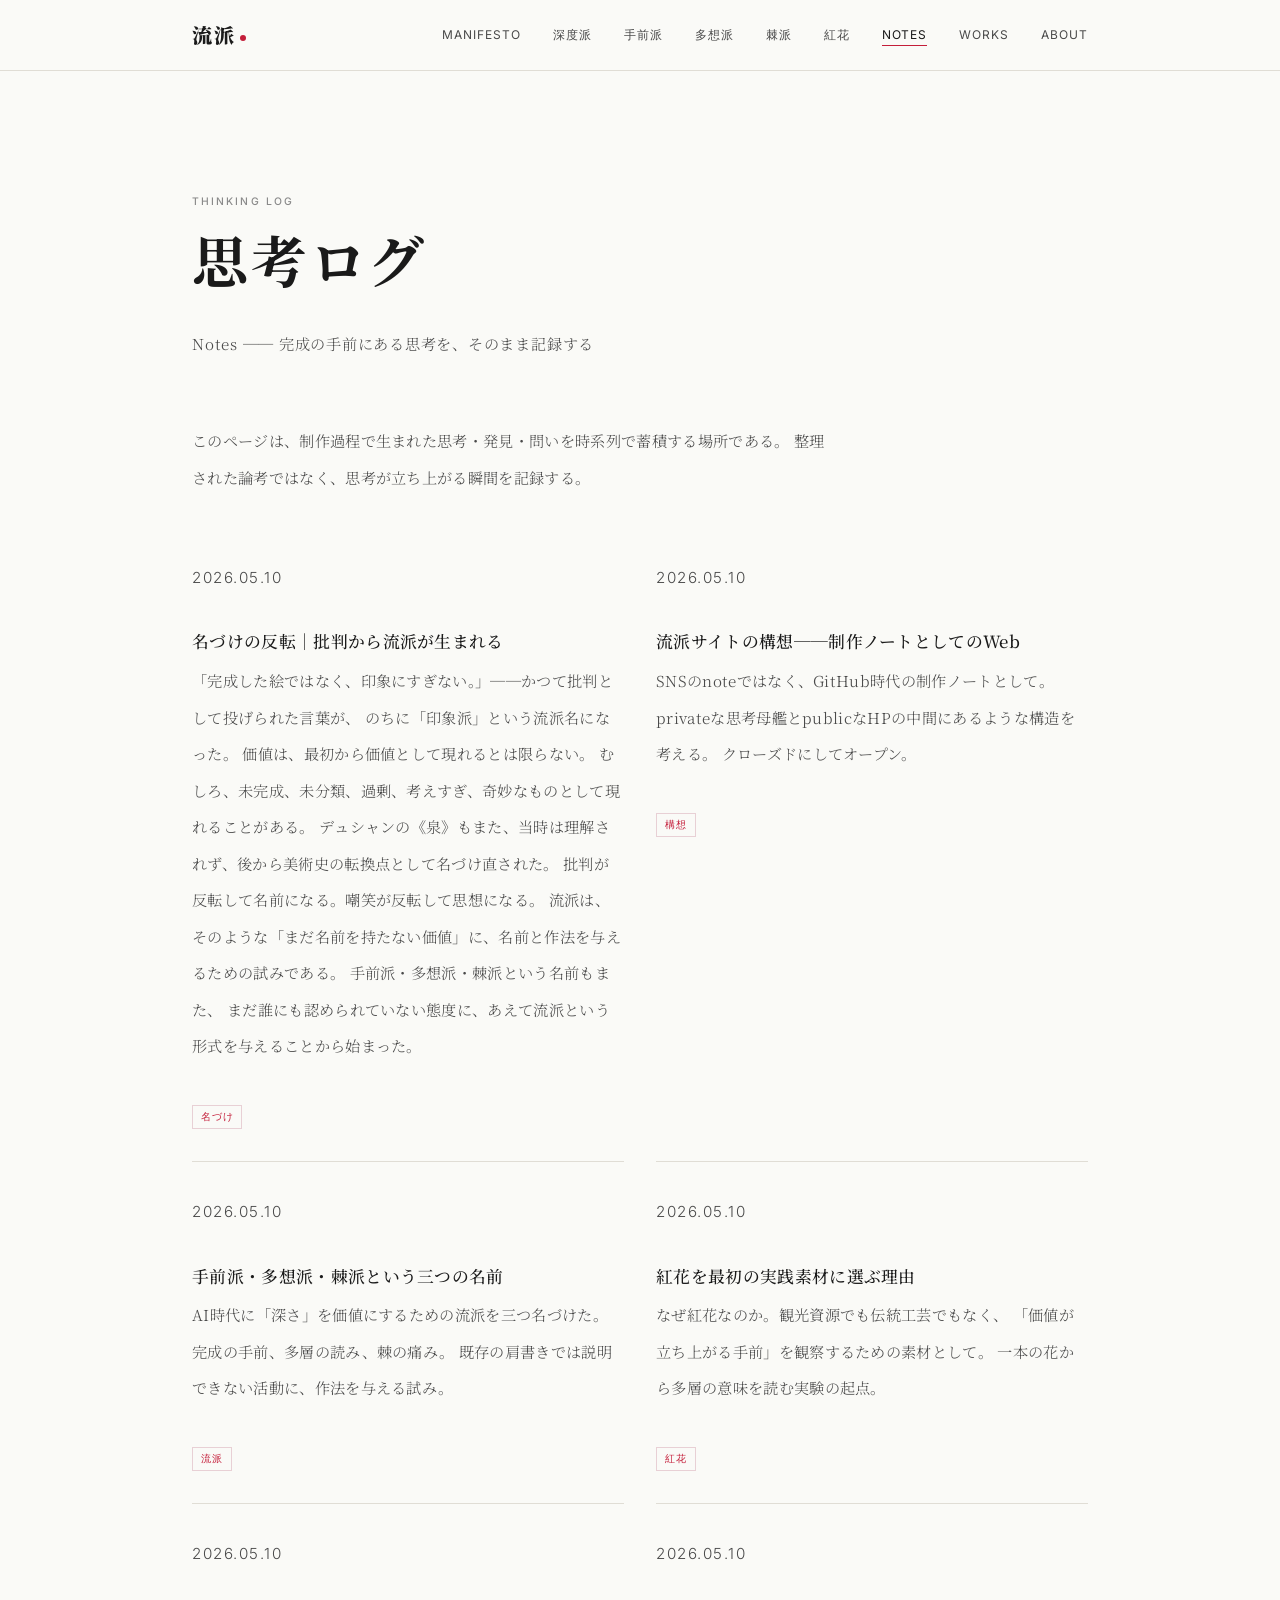
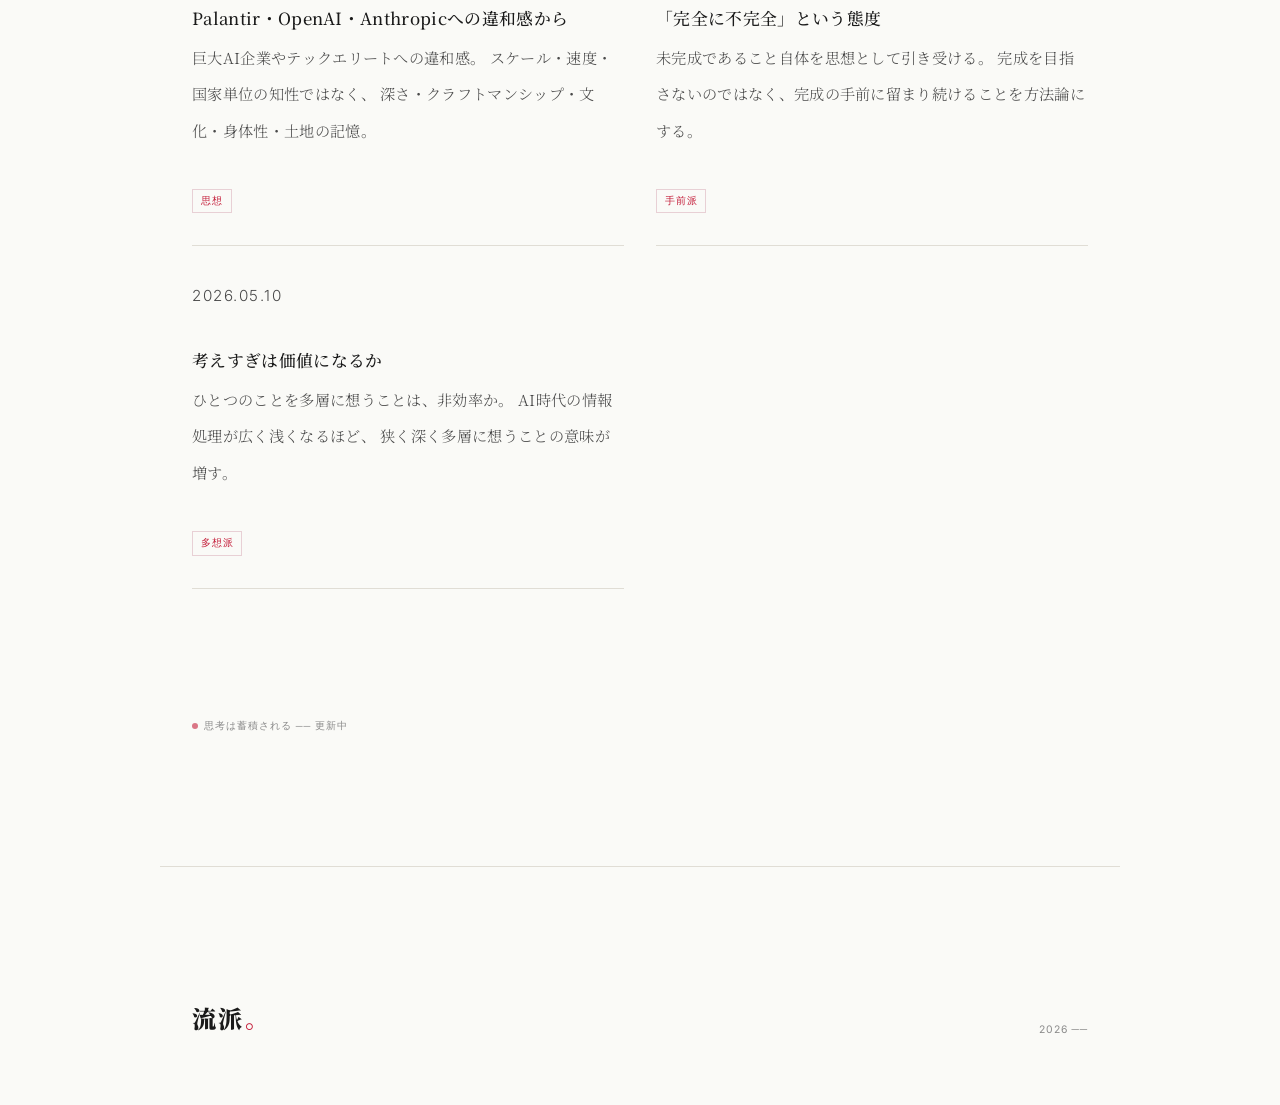
<file: pages/notes.html>
<!DOCTYPE html>
<html lang="ja">
<head>
  <meta charset="UTF-8">
  <meta name="viewport" content="width=device-width, initial-scale=1.0">
  <title>Notes｜思考ログ｜流派</title>
  <link rel="stylesheet" href="../css/style.css">
  <style>
    .fade-in { opacity: 0; transform: translateY(20px); transition: opacity 0.8s ease, transform 0.8s ease; }
    .fade-in.visible { opacity: 1; transform: translateY(0); }
  </style>
</head>
<body>
  <nav class="site-nav">
    <div class="nav-inner">
      <a href="../index.html" class="nav-logo">流派<span class="beni-dot"></span></a>
      <button class="nav-toggle" aria-label="メニューを開く" aria-expanded="false">
        <span></span><span></span><span></span>
      </button>
      <ul class="nav-links">
        <li><a href="manifesto.html">Manifesto</a></li>
        <li><a href="shindo-ha.html">深度派</a></li>
        <li><a href="temae-ha.html">手前派</a></li>
        <li><a href="taso-ha.html">多想派</a></li>
        <li><a href="toge-ha.html">棘派</a></li>
        <li><a href="benibana.html">紅花</a></li>
        <li><a href="notes.html" class="active">Notes</a></li>
        <li><a href="works.html">Works</a></li>
        <li><a href="about.html">About</a></li>
      </ul>
    </div>
  </nav>

  <header class="page-header">
    <p class="section-label">Thinking Log</p>
    <h1 class="section-title">思考ログ</h1>
    <p class="hero-subcopy" style="margin-top: var(--space-sm);">Notes ── 完成の手前にある思考を、そのまま記録する</p>
  </header>

  <div class="page-content">
    <p class="fade-in">
      このページは、制作過程で生まれた思考・発見・問いを時系列で蓄積する場所である。
      整理された論考ではなく、思考が立ち上がる瞬間を記録する。
    </p>

    <div class="notes-grid fade-in" style="margin-top: var(--space-lg);">

      <article class="note-card">
        <p class="note-card-date">2026.05.10</p>
        <h3 class="note-card-title">名づけの反転｜批判から流派が生まれる</h3>
        <p class="note-card-excerpt">
          「完成した絵ではなく、印象にすぎない。」──かつて批判として投げられた言葉が、
          のちに「印象派」という流派名になった。
          価値は、最初から価値として現れるとは限らない。
          むしろ、未完成、未分類、過剰、考えすぎ、奇妙なものとして現れることがある。
          デュシャンの《泉》もまた、当時は理解されず、後から美術史の転換点として名づけ直された。
          批判が反転して名前になる。嘲笑が反転して思想になる。
          流派は、そのような「まだ名前を持たない価値」に、名前と作法を与えるための試みである。
          手前派・多想派・棘派という名前もまた、
          まだ誰にも認められていない態度に、あえて流派という形式を与えることから始まった。
        </p>
        <span class="note-card-tag">名づけ</span>
      </article>

      <article class="note-card">
        <p class="note-card-date">2026.05.10</p>
        <h3 class="note-card-title">流派サイトの構想──制作ノートとしてのWeb</h3>
        <p class="note-card-excerpt">
          SNSのnoteではなく、GitHub時代の制作ノートとして。
          privateな思考母艦とpublicなHPの中間にあるような構造を考える。
          クローズドにしてオープン。
        </p>
        <span class="note-card-tag">構想</span>
      </article>

      <article class="note-card">
        <p class="note-card-date">2026.05.10</p>
        <h3 class="note-card-title">手前派・多想派・棘派という三つの名前</h3>
        <p class="note-card-excerpt">
          AI時代に「深さ」を価値にするための流派を三つ名づけた。
          完成の手前、多層の読み、棘の痛み。
          既存の肩書きでは説明できない活動に、作法を与える試み。
        </p>
        <span class="note-card-tag">流派</span>
      </article>

      <article class="note-card">
        <p class="note-card-date">2026.05.10</p>
        <h3 class="note-card-title">紅花を最初の実践素材に選ぶ理由</h3>
        <p class="note-card-excerpt">
          なぜ紅花なのか。観光資源でも伝統工芸でもなく、
          「価値が立ち上がる手前」を観察するための素材として。
          一本の花から多層の意味を読む実験の起点。
        </p>
        <span class="note-card-tag">紅花</span>
      </article>

      <article class="note-card">
        <p class="note-card-date">2026.05.10</p>
        <h3 class="note-card-title">Palantir・OpenAI・Anthropicへの違和感から</h3>
        <p class="note-card-excerpt">
          巨大AI企業やテックエリートへの違和感。
          スケール・速度・国家単位の知性ではなく、
          深さ・クラフトマンシップ・文化・身体性・土地の記憶。
        </p>
        <span class="note-card-tag">思想</span>
      </article>

      <article class="note-card">
        <p class="note-card-date">2026.05.10</p>
        <h3 class="note-card-title">「完全に不完全」という態度</h3>
        <p class="note-card-excerpt">
          未完成であること自体を思想として引き受ける。
          完成を目指さないのではなく、完成の手前に留まり続けることを方法論にする。
        </p>
        <span class="note-card-tag">手前派</span>
      </article>

      <article class="note-card">
        <p class="note-card-date">2026.05.10</p>
        <h3 class="note-card-title">考えすぎは価値になるか</h3>
        <p class="note-card-excerpt">
          ひとつのことを多層に想うことは、非効率か。
          AI時代の情報処理が広く浅くなるほど、
          狭く深く多層に想うことの意味が増す。
        </p>
        <span class="note-card-tag">多想派</span>
      </article>

    </div>

    <div class="status-marker fade-in" style="margin-top: var(--space-xl);">思考は蓄積される ── 更新中</div>
  </div>

  <footer class="site-footer">
    <div class="footer-left">流派<span style="color: var(--color-beni);">。</span></div>
    <div class="footer-right">2026 ──</div>
  </footer>

  <script src="../js/main.js"></script>
</body>
</html>
</file>
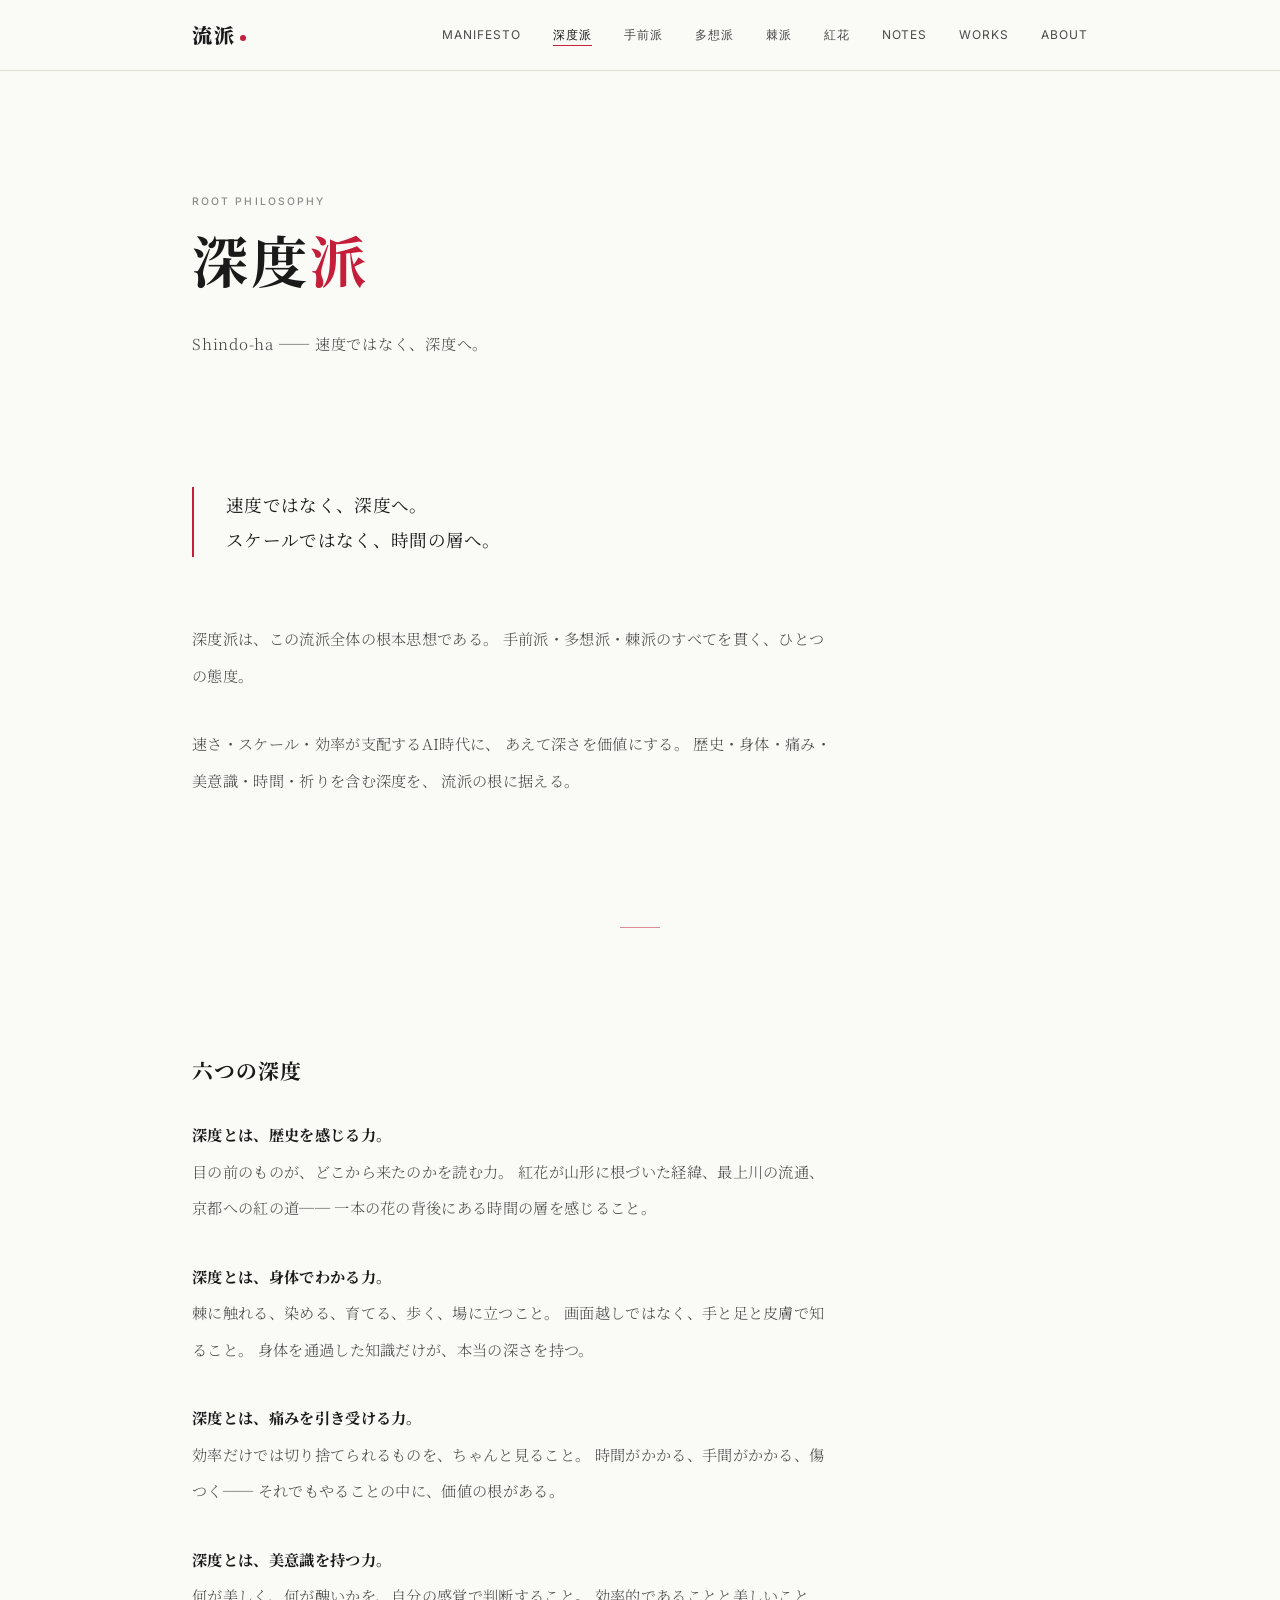
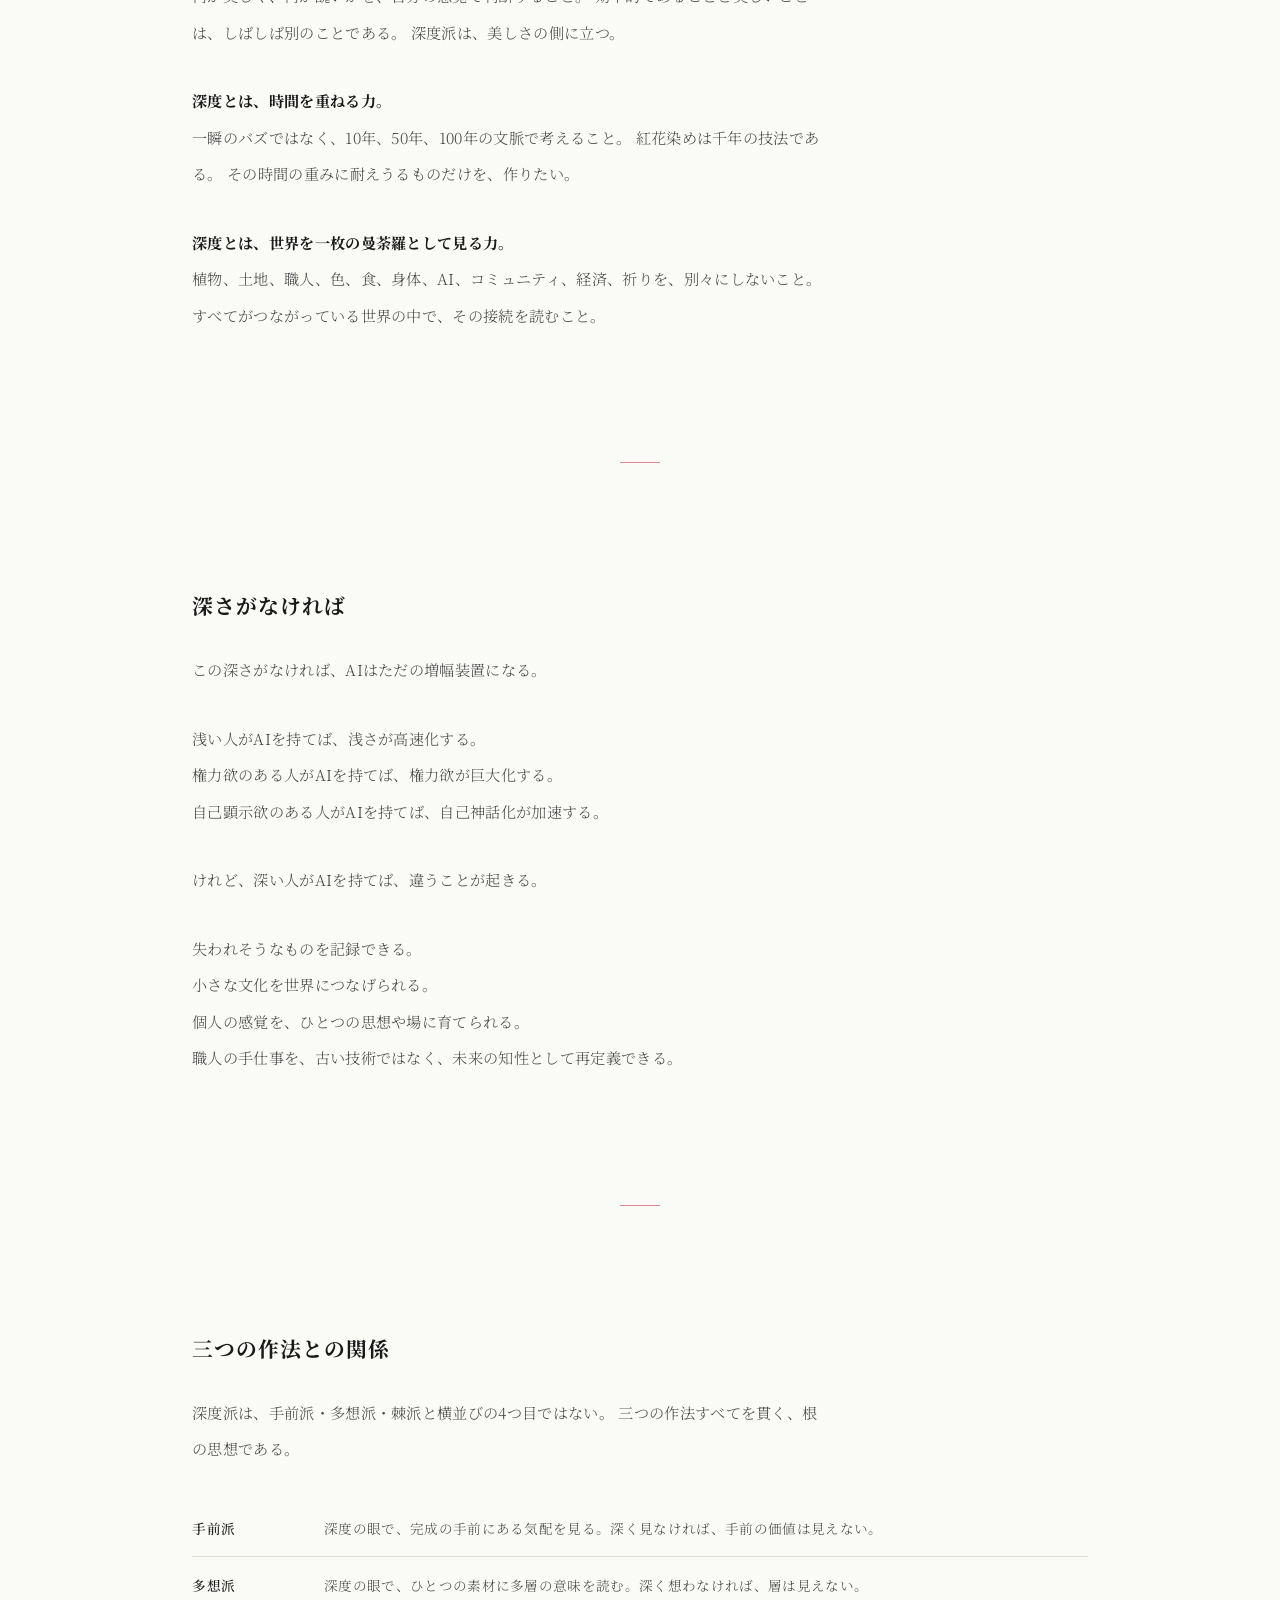
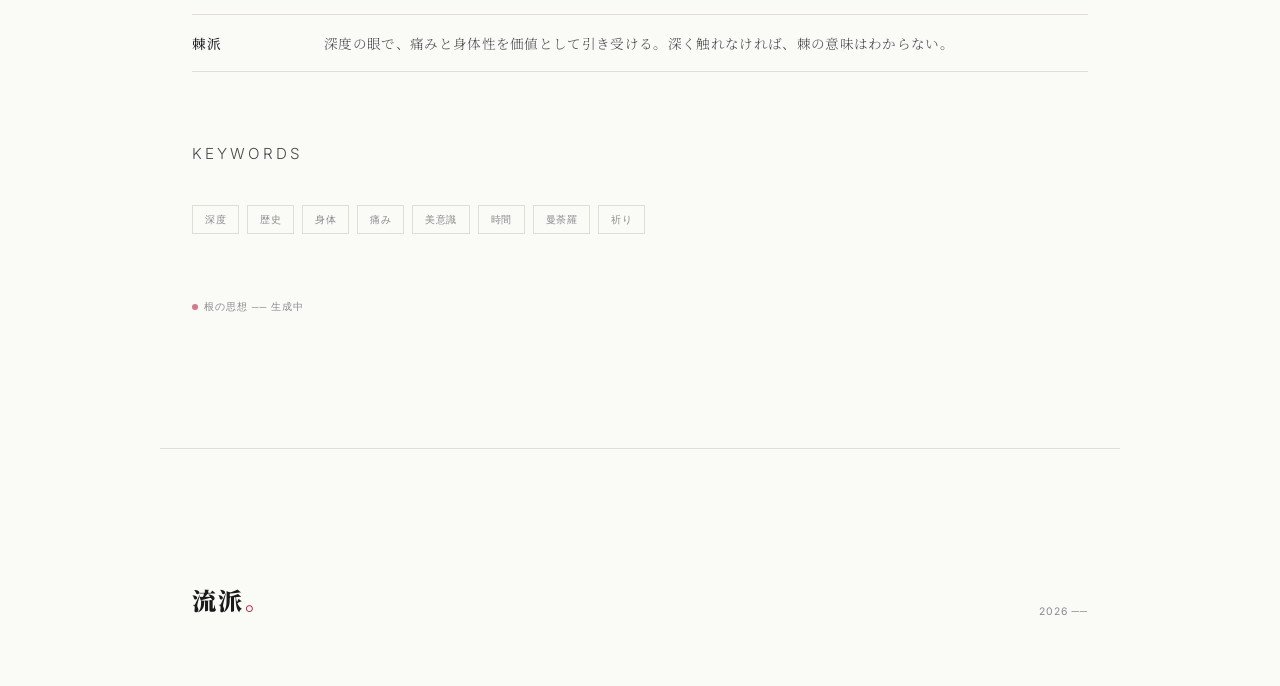
<file: pages/shindo-ha.html>
<!DOCTYPE html>
<html lang="ja">
<head>
  <meta charset="UTF-8">
  <meta name="viewport" content="width=device-width, initial-scale=1.0">
  <title>深度派｜Shindo-ha｜流派</title>
  <link rel="stylesheet" href="../css/style.css">
  <style>
    .fade-in { opacity: 0; transform: translateY(20px); transition: opacity 0.8s ease, transform 0.8s ease; }
    .fade-in.visible { opacity: 1; transform: translateY(0); }
  </style>
</head>
<body>
  <nav class="site-nav">
    <div class="nav-inner">
      <a href="../index.html" class="nav-logo">流派<span class="beni-dot"></span></a>
      <button class="nav-toggle" aria-label="メニューを開く" aria-expanded="false">
        <span></span><span></span><span></span>
      </button>
      <ul class="nav-links">
        <li><a href="manifesto.html">Manifesto</a></li>
        <li><a href="shindo-ha.html" class="active">深度派</a></li>
        <li><a href="temae-ha.html">手前派</a></li>
        <li><a href="taso-ha.html">多想派</a></li>
        <li><a href="toge-ha.html">棘派</a></li>
        <li><a href="benibana.html">紅花</a></li>
        <li><a href="notes.html">Notes</a></li>
        <li><a href="works.html">Works</a></li>
        <li><a href="about.html">About</a></li>
      </ul>
    </div>
  </nav>

  <header class="page-header">
    <p class="section-label">Root Philosophy</p>
    <h1 class="section-title">深度<span style="color: var(--color-beni);">派</span></h1>
    <p class="hero-subcopy" style="margin-top: var(--space-sm);">Shindo-ha ── 速度ではなく、深度へ。</p>
  </header>

  <div class="page-content">
    <blockquote class="fade-in">
      速度ではなく、深度へ。<br>
      スケールではなく、時間の層へ。
    </blockquote>

    <p class="fade-in">
      深度派は、この流派全体の根本思想である。
      手前派・多想派・棘派のすべてを貫く、ひとつの態度。
    </p>

    <p class="fade-in">
      速さ・スケール・効率が支配するAI時代に、
      あえて深さを価値にする。
      歴史・身体・痛み・美意識・時間・祈りを含む深度を、
      流派の根に据える。
    </p>

    <div class="section-divider"></div>

    <h2 class="section-title fade-in" style="font-size: 1.3rem;">六つの深度</h2>

    <p class="fade-in">
      <strong style="color: var(--color-ink);">深度とは、歴史を感じる力。</strong><br>
      目の前のものが、どこから来たのかを読む力。
      紅花が山形に根づいた経緯、最上川の流通、京都への紅の道──
      一本の花の背後にある時間の層を感じること。
    </p>

    <p class="fade-in">
      <strong style="color: var(--color-ink);">深度とは、身体でわかる力。</strong><br>
      棘に触れる、染める、育てる、歩く、場に立つこと。
      画面越しではなく、手と足と皮膚で知ること。
      身体を通過した知識だけが、本当の深さを持つ。
    </p>

    <p class="fade-in">
      <strong style="color: var(--color-ink);">深度とは、痛みを引き受ける力。</strong><br>
      効率だけでは切り捨てられるものを、ちゃんと見ること。
      時間がかかる、手間がかかる、傷つく──
      それでもやることの中に、価値の根がある。
    </p>

    <p class="fade-in">
      <strong style="color: var(--color-ink);">深度とは、美意識を持つ力。</strong><br>
      何が美しく、何が醜いかを、自分の感覚で判断すること。
      効率的であることと美しいことは、しばしば別のことである。
      深度派は、美しさの側に立つ。
    </p>

    <p class="fade-in">
      <strong style="color: var(--color-ink);">深度とは、時間を重ねる力。</strong><br>
      一瞬のバズではなく、10年、50年、100年の文脈で考えること。
      紅花染めは千年の技法である。
      その時間の重みに耐えうるものだけを、作りたい。
    </p>

    <p class="fade-in">
      <strong style="color: var(--color-ink);">深度とは、世界を一枚の曼荼羅として見る力。</strong><br>
      植物、土地、職人、色、食、身体、AI、コミュニティ、経済、祈りを、別々にしないこと。
      すべてがつながっている世界の中で、その接続を読むこと。
    </p>

    <div class="section-divider"></div>

    <h2 class="section-title fade-in" style="font-size: 1.3rem;">深さがなければ</h2>

    <p class="fade-in">
      この深さがなければ、AIはただの増幅装置になる。
    </p>

    <p class="fade-in">
      浅い人がAIを持てば、浅さが高速化する。<br>
      権力欲のある人がAIを持てば、権力欲が巨大化する。<br>
      自己顕示欲のある人がAIを持てば、自己神話化が加速する。
    </p>

    <p class="fade-in">
      けれど、深い人がAIを持てば、違うことが起きる。
    </p>

    <p class="fade-in">
      失われそうなものを記録できる。<br>
      小さな文化を世界につなげられる。<br>
      個人の感覚を、ひとつの思想や場に育てられる。<br>
      職人の手仕事を、古い技術ではなく、未来の知性として再定義できる。
    </p>

    <div class="section-divider"></div>

    <h2 class="section-title fade-in" style="font-size: 1.3rem;">三つの作法との関係</h2>

    <p class="fade-in">
      深度派は、手前派・多想派・棘派と横並びの4つ目ではない。
      三つの作法すべてを貫く、根の思想である。
    </p>

    <div class="fade-in" style="margin-top: var(--space-md);">
      <div class="shindo-relation-item" style="display: grid; grid-template-columns: 100px 1fr; gap: var(--space-md); padding: var(--space-sm) 0; border-bottom: 1px solid var(--color-border); font-size: 0.85rem; line-height: 1.8; color: var(--color-ink-light); font-weight: 300;">
        <span style="font-weight: 500; color: var(--color-ink);">手前派</span>
        <span>深度の眼で、完成の手前にある気配を見る。深く見なければ、手前の価値は見えない。</span>
      </div>
      <div class="shindo-relation-item" style="display: grid; grid-template-columns: 100px 1fr; gap: var(--space-md); padding: var(--space-sm) 0; border-bottom: 1px solid var(--color-border); font-size: 0.85rem; line-height: 1.8; color: var(--color-ink-light); font-weight: 300;">
        <span style="font-weight: 500; color: var(--color-ink);">多想派</span>
        <span>深度の眼で、ひとつの素材に多層の意味を読む。深く想わなければ、層は見えない。</span>
      </div>
      <div class="shindo-relation-item" style="display: grid; grid-template-columns: 100px 1fr; gap: var(--space-md); padding: var(--space-sm) 0; border-bottom: 1px solid var(--color-border); font-size: 0.85rem; line-height: 1.8; color: var(--color-ink-light); font-weight: 300;">
        <span style="font-weight: 500; color: var(--color-ink);">棘派</span>
        <span>深度の眼で、痛みと身体性を価値として引き受ける。深く触れなければ、棘の意味はわからない。</span>
      </div>
    </div>

    <div class="fade-in" style="margin-top: var(--space-lg);">
      <p class="section-label">Keywords</p>
      <div class="ryuha-card-keywords" style="margin-top: var(--space-sm);">
        <span class="keyword">深度</span>
        <span class="keyword">歴史</span>
        <span class="keyword">身体</span>
        <span class="keyword">痛み</span>
        <span class="keyword">美意識</span>
        <span class="keyword">時間</span>
        <span class="keyword">曼荼羅</span>
        <span class="keyword">祈り</span>
      </div>
    </div>

    <div class="status-marker fade-in">根の思想 ── 生成中</div>
  </div>

  <footer class="site-footer">
    <div class="footer-left">流派<span style="color: var(--color-beni);">。</span></div>
    <div class="footer-right">2026 ──</div>
  </footer>

  <script src="../js/main.js"></script>
</body>
</html>
</file>
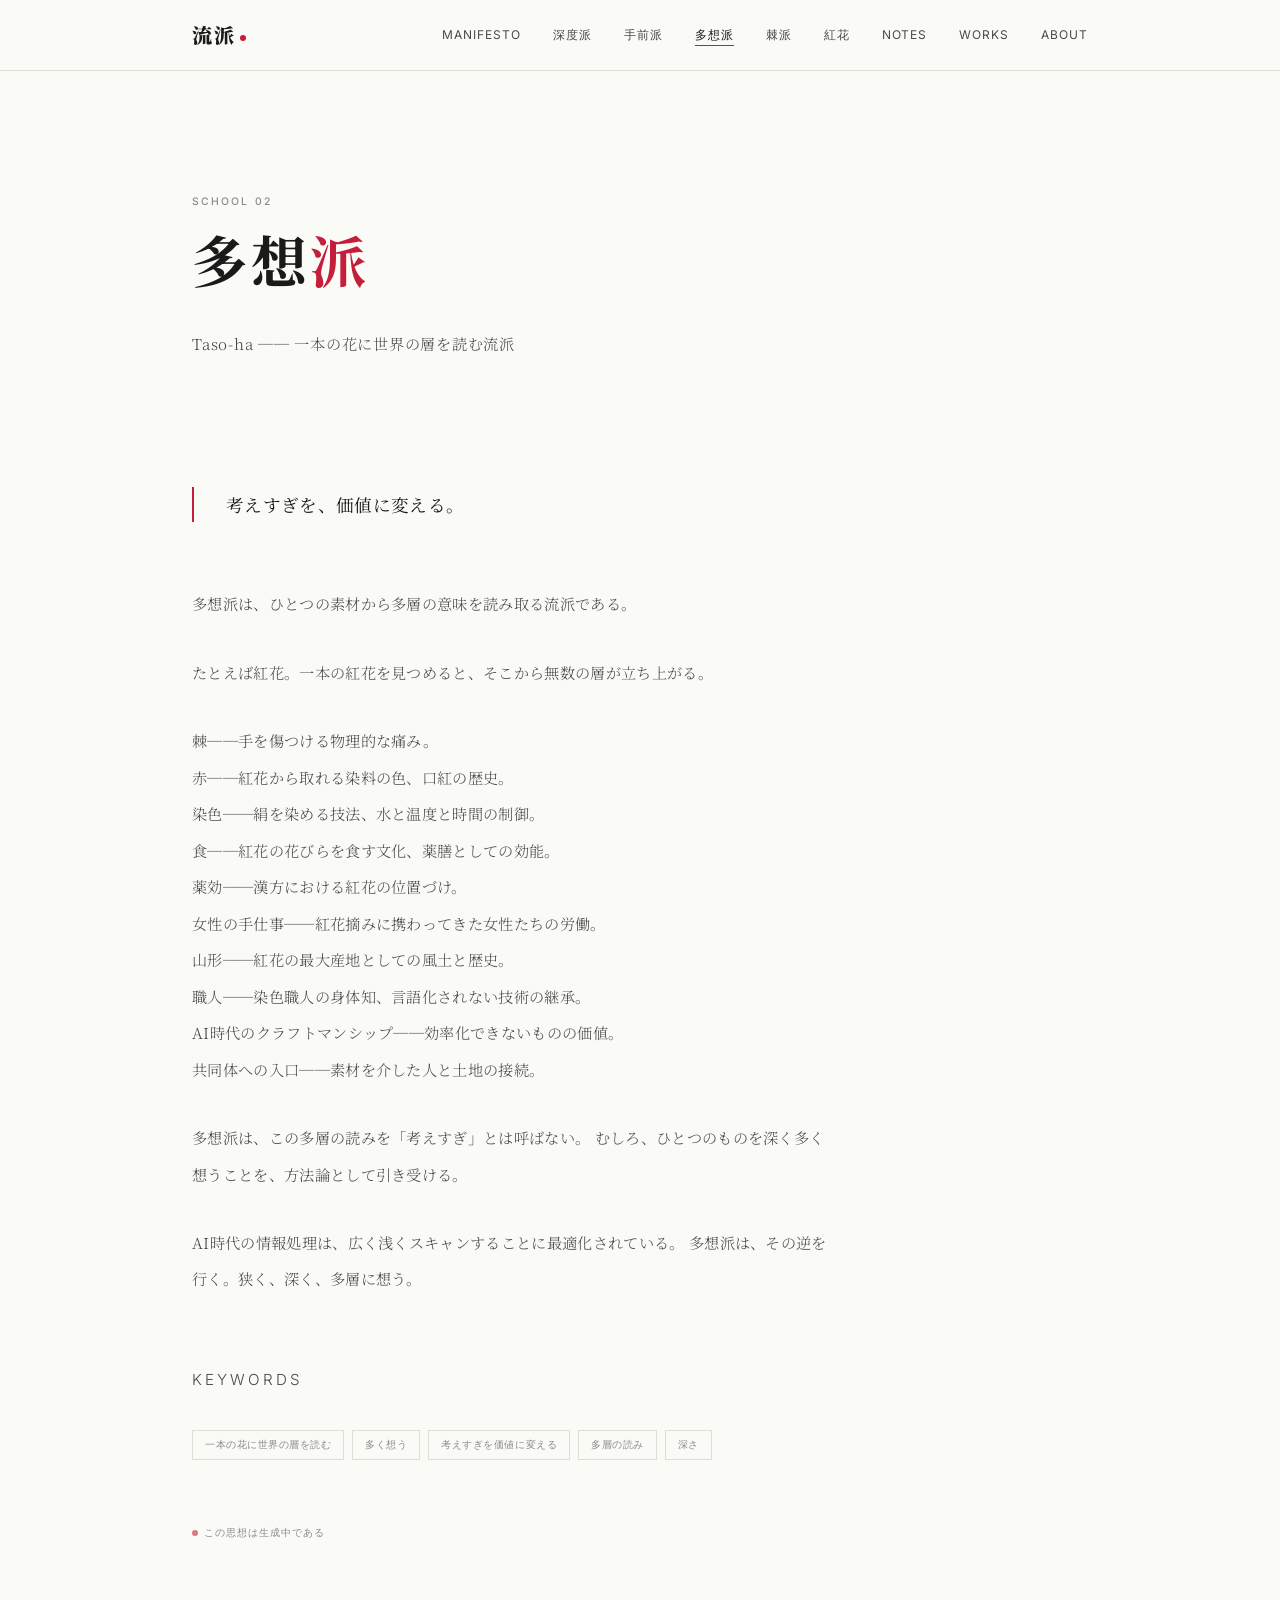
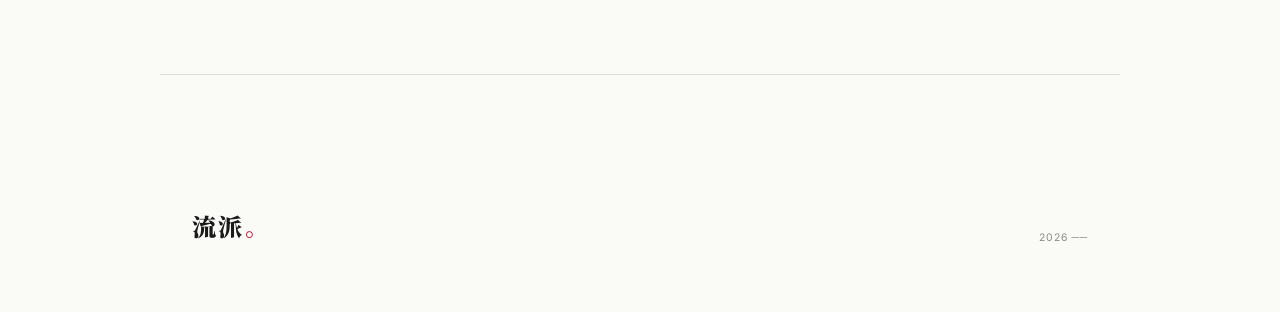
<file: pages/taso-ha.html>
<!DOCTYPE html>
<html lang="ja">
<head>
  <meta charset="UTF-8">
  <meta name="viewport" content="width=device-width, initial-scale=1.0">
  <title>多想派｜Taso-ha｜流派</title>
  <link rel="stylesheet" href="../css/style.css">
  <style>
    .fade-in { opacity: 0; transform: translateY(20px); transition: opacity 0.8s ease, transform 0.8s ease; }
    .fade-in.visible { opacity: 1; transform: translateY(0); }
  </style>
</head>
<body>
  <nav class="site-nav">
    <div class="nav-inner">
      <a href="../index.html" class="nav-logo">流派<span class="beni-dot"></span></a>
      <button class="nav-toggle" aria-label="メニューを開く" aria-expanded="false">
        <span></span><span></span><span></span>
      </button>
      <ul class="nav-links">
        <li><a href="manifesto.html">Manifesto</a></li>
        <li><a href="shindo-ha.html">深度派</a></li>
        <li><a href="temae-ha.html">手前派</a></li>
        <li><a href="taso-ha.html" class="active">多想派</a></li>
        <li><a href="toge-ha.html">棘派</a></li>
        <li><a href="benibana.html">紅花</a></li>
        <li><a href="notes.html">Notes</a></li>
        <li><a href="works.html">Works</a></li>
        <li><a href="about.html">About</a></li>
      </ul>
    </div>
  </nav>

  <header class="page-header">
    <p class="section-label">School 02</p>
    <h1 class="section-title">多想<span style="color: var(--color-beni);">派</span></h1>
    <p class="hero-subcopy" style="margin-top: var(--space-sm);">Taso-ha ── 一本の花に世界の層を読む流派</p>
  </header>

  <div class="page-content">
    <blockquote class="fade-in">
      考えすぎを、価値に変える。
    </blockquote>

    <p class="fade-in">
      多想派は、ひとつの素材から多層の意味を読み取る流派である。
    </p>

    <p class="fade-in">
      たとえば紅花。一本の紅花を見つめると、そこから無数の層が立ち上がる。
    </p>

    <p class="fade-in">
      棘──手を傷つける物理的な痛み。<br>
      赤──紅花から取れる染料の色、口紅の歴史。<br>
      染色──絹を染める技法、水と温度と時間の制御。<br>
      食──紅花の花びらを食す文化、薬膳としての効能。<br>
      薬効──漢方における紅花の位置づけ。<br>
      女性の手仕事──紅花摘みに携わってきた女性たちの労働。<br>
      山形──紅花の最大産地としての風土と歴史。<br>
      職人──染色職人の身体知、言語化されない技術の継承。<br>
      AI時代のクラフトマンシップ──効率化できないものの価値。<br>
      共同体への入口──素材を介した人と土地の接続。
    </p>

    <p class="fade-in">
      多想派は、この多層の読みを「考えすぎ」とは呼ばない。
      むしろ、ひとつのものを深く多く想うことを、方法論として引き受ける。
    </p>

    <p class="fade-in">
      AI時代の情報処理は、広く浅くスキャンすることに最適化されている。
      多想派は、その逆を行く。狭く、深く、多層に想う。
    </p>

    <div class="fade-in" style="margin-top: var(--space-lg);">
      <p class="section-label">Keywords</p>
      <div class="ryuha-card-keywords" style="margin-top: var(--space-sm);">
        <span class="keyword">一本の花に世界の層を読む</span>
        <span class="keyword">多く想う</span>
        <span class="keyword">考えすぎを価値に変える</span>
        <span class="keyword">多層の読み</span>
        <span class="keyword">深さ</span>
      </div>
    </div>

    <div class="status-marker fade-in">この思想は生成中である</div>
  </div>

  <footer class="site-footer">
    <div class="footer-left">流派<span style="color: var(--color-beni);">。</span></div>
    <div class="footer-right">2026 ──</div>
  </footer>

  <script src="../js/main.js"></script>
</body>
</html>
</file>
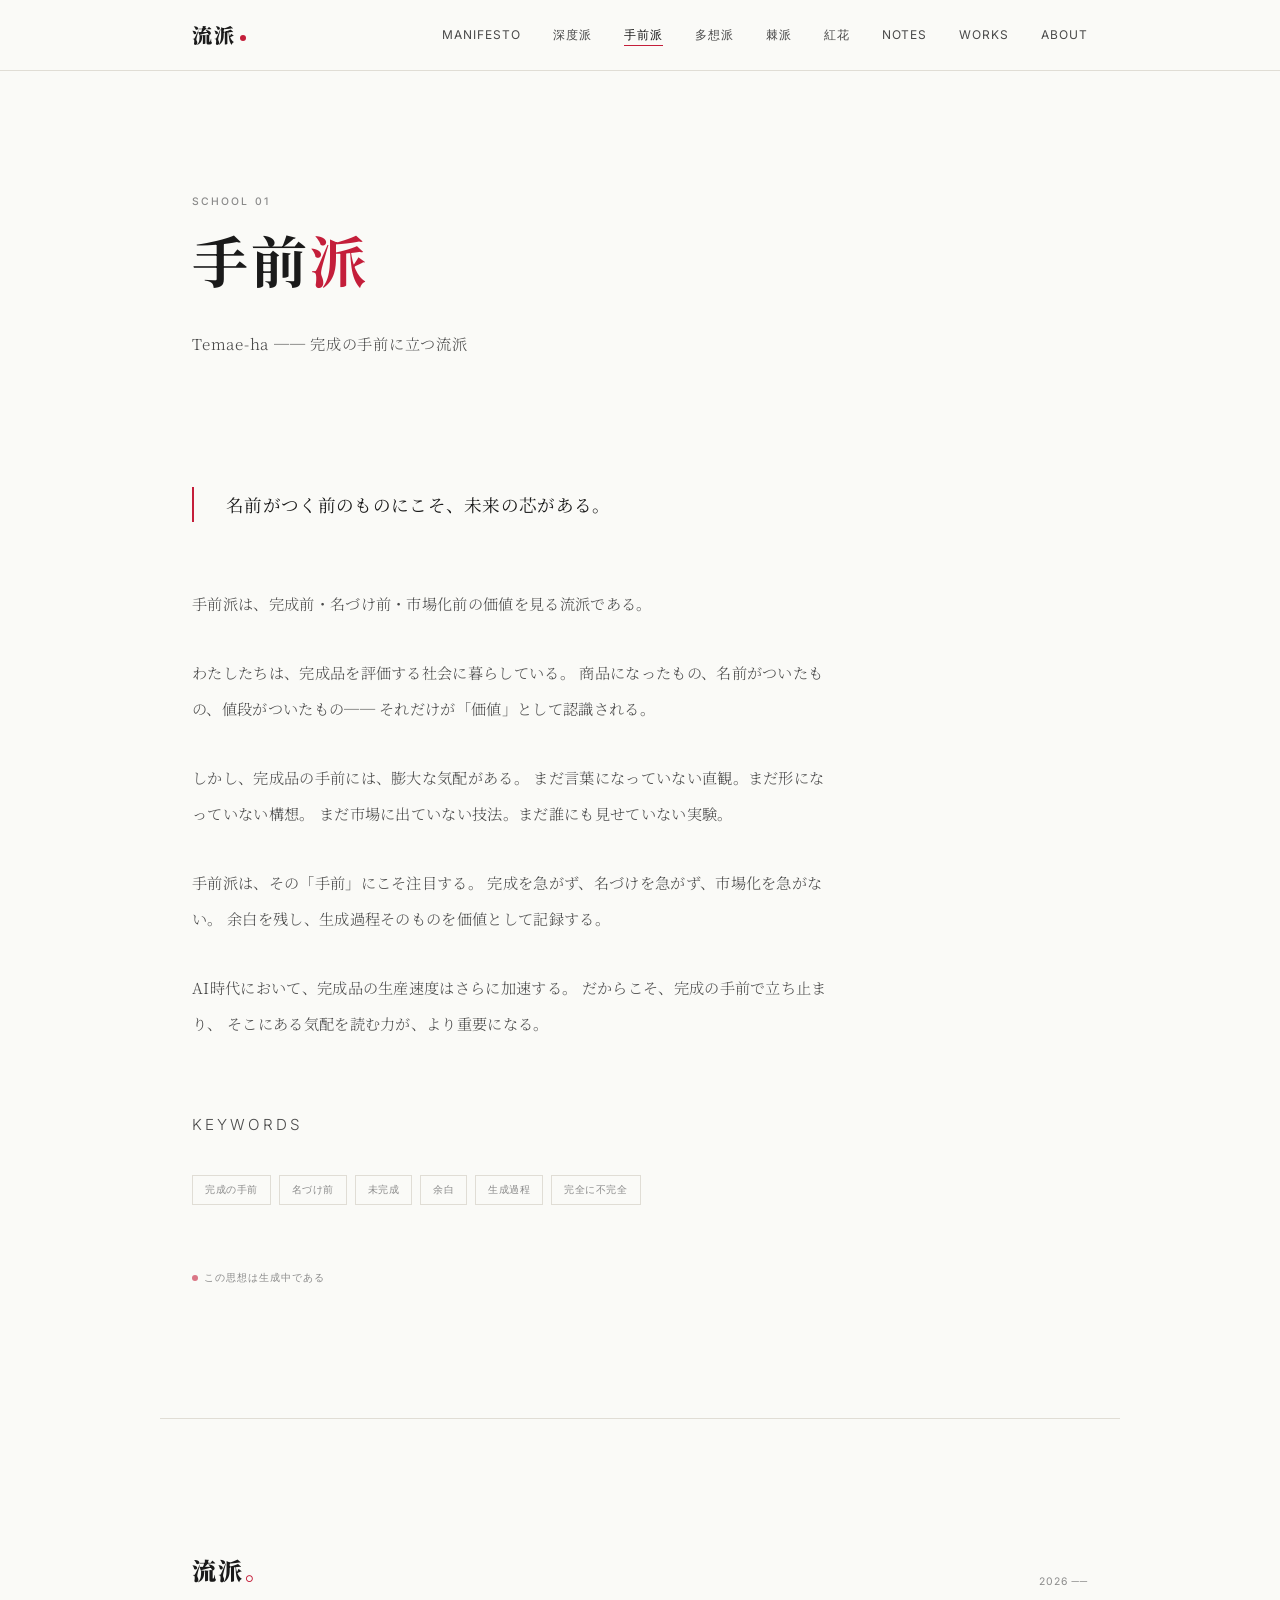
<file: pages/temae-ha.html>
<!DOCTYPE html>
<html lang="ja">
<head>
  <meta charset="UTF-8">
  <meta name="viewport" content="width=device-width, initial-scale=1.0">
  <title>手前派｜Temae-ha｜流派</title>
  <link rel="stylesheet" href="../css/style.css">
  <style>
    .fade-in { opacity: 0; transform: translateY(20px); transition: opacity 0.8s ease, transform 0.8s ease; }
    .fade-in.visible { opacity: 1; transform: translateY(0); }
  </style>
</head>
<body>
  <nav class="site-nav">
    <div class="nav-inner">
      <a href="../index.html" class="nav-logo">流派<span class="beni-dot"></span></a>
      <button class="nav-toggle" aria-label="メニューを開く" aria-expanded="false">
        <span></span><span></span><span></span>
      </button>
      <ul class="nav-links">
        <li><a href="manifesto.html">Manifesto</a></li>
        <li><a href="shindo-ha.html">深度派</a></li>
        <li><a href="temae-ha.html" class="active">手前派</a></li>
        <li><a href="taso-ha.html">多想派</a></li>
        <li><a href="toge-ha.html">棘派</a></li>
        <li><a href="benibana.html">紅花</a></li>
        <li><a href="notes.html">Notes</a></li>
        <li><a href="works.html">Works</a></li>
        <li><a href="about.html">About</a></li>
      </ul>
    </div>
  </nav>

  <header class="page-header">
    <p class="section-label">School 01</p>
    <h1 class="section-title">手前<span style="color: var(--color-beni);">派</span></h1>
    <p class="hero-subcopy" style="margin-top: var(--space-sm);">Temae-ha ── 完成の手前に立つ流派</p>
  </header>

  <div class="page-content">
    <blockquote class="fade-in">
      名前がつく前のものにこそ、未来の芯がある。
    </blockquote>

    <p class="fade-in">
      手前派は、完成前・名づけ前・市場化前の価値を見る流派である。
    </p>

    <p class="fade-in">
      わたしたちは、完成品を評価する社会に暮らしている。
      商品になったもの、名前がついたもの、値段がついたもの──
      それだけが「価値」として認識される。
    </p>

    <p class="fade-in">
      しかし、完成品の手前には、膨大な気配がある。
      まだ言葉になっていない直観。まだ形になっていない構想。
      まだ市場に出ていない技法。まだ誰にも見せていない実験。
    </p>

    <p class="fade-in">
      手前派は、その「手前」にこそ注目する。
      完成を急がず、名づけを急がず、市場化を急がない。
      余白を残し、生成過程そのものを価値として記録する。
    </p>

    <p class="fade-in">
      AI時代において、完成品の生産速度はさらに加速する。
      だからこそ、完成の手前で立ち止まり、
      そこにある気配を読む力が、より重要になる。
    </p>

    <div class="fade-in" style="margin-top: var(--space-lg);">
      <p class="section-label">Keywords</p>
      <div class="ryuha-card-keywords" style="margin-top: var(--space-sm);">
        <span class="keyword">完成の手前</span>
        <span class="keyword">名づけ前</span>
        <span class="keyword">未完成</span>
        <span class="keyword">余白</span>
        <span class="keyword">生成過程</span>
        <span class="keyword">完全に不完全</span>
      </div>
    </div>

    <div class="status-marker fade-in">この思想は生成中である</div>
  </div>

  <footer class="site-footer">
    <div class="footer-left">流派<span style="color: var(--color-beni);">。</span></div>
    <div class="footer-right">2026 ──</div>
  </footer>

  <script src="../js/main.js"></script>
</body>
</html>
</file>
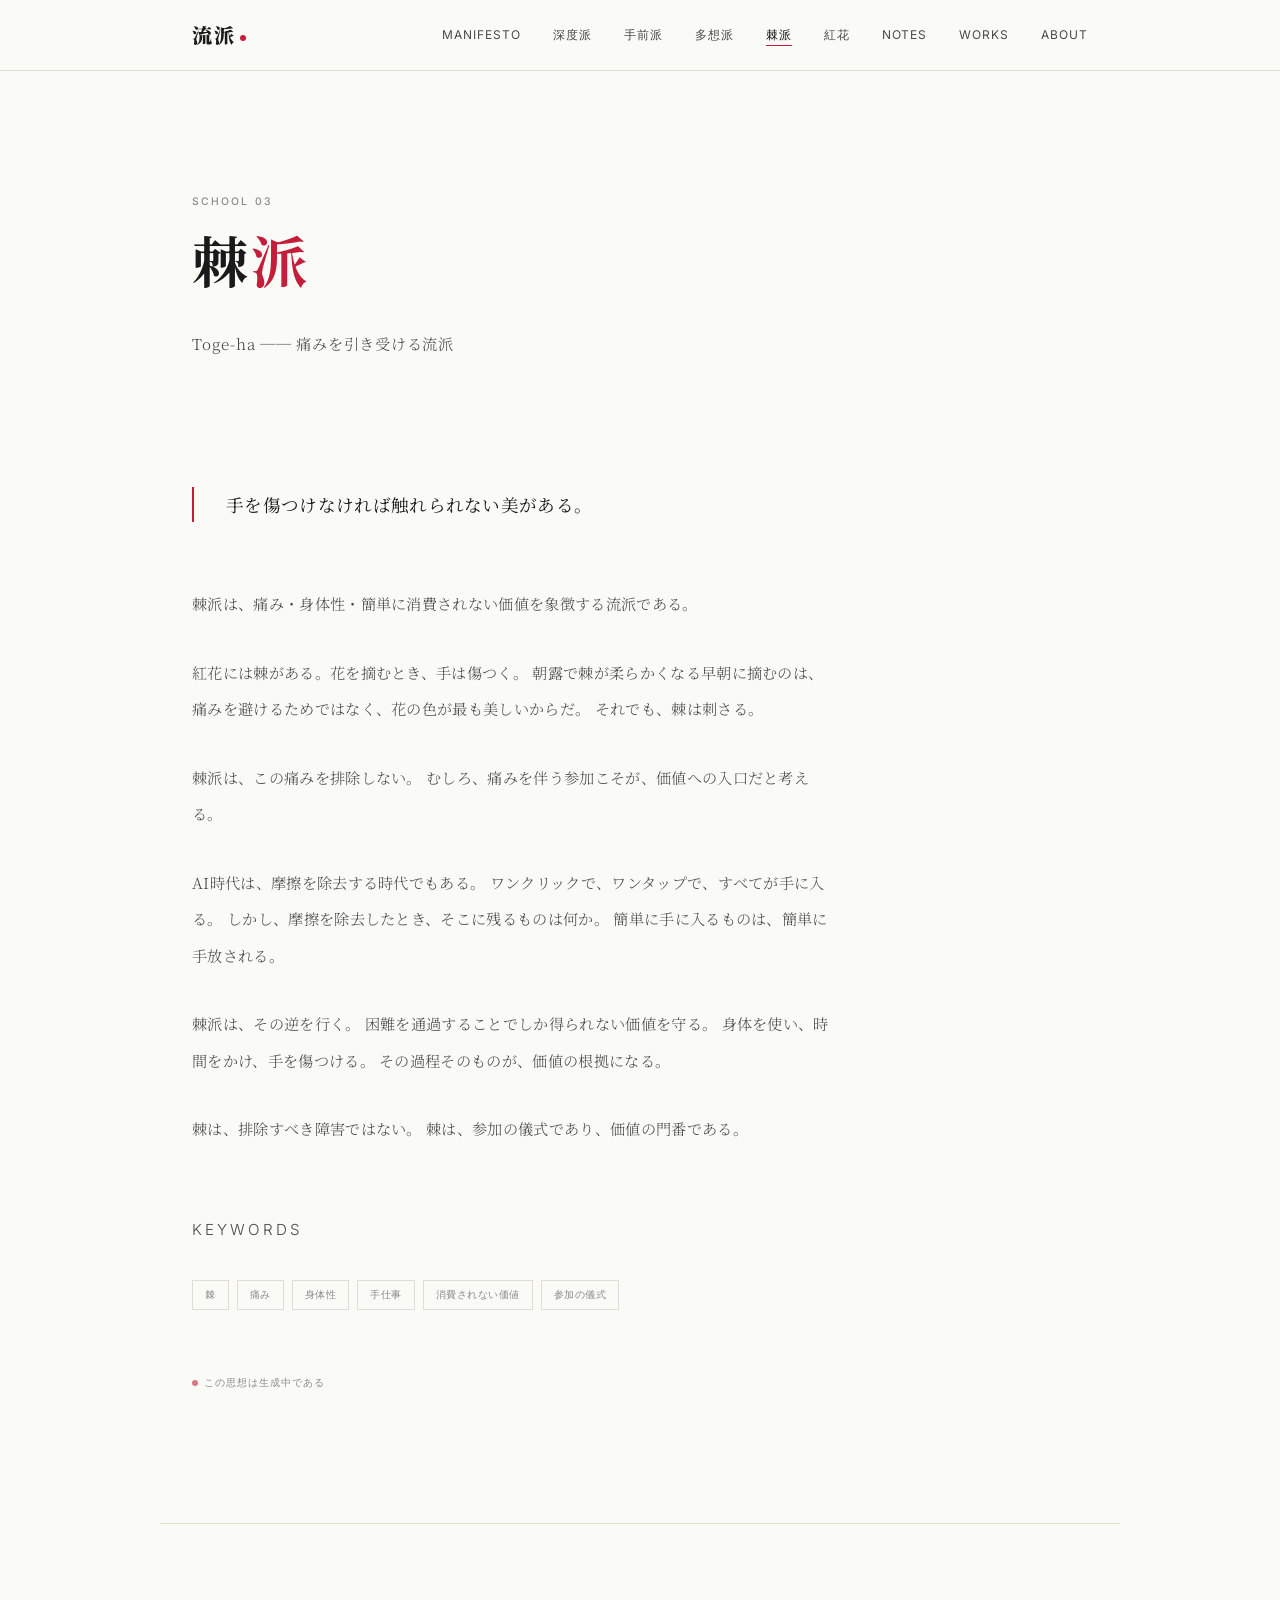
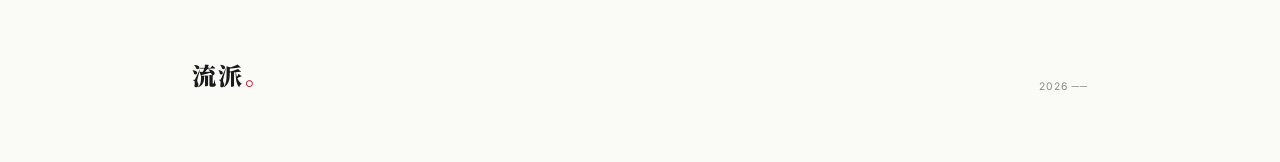
<file: pages/toge-ha.html>
<!DOCTYPE html>
<html lang="ja">
<head>
  <meta charset="UTF-8">
  <meta name="viewport" content="width=device-width, initial-scale=1.0">
  <title>棘派｜Toge-ha｜流派</title>
  <link rel="stylesheet" href="../css/style.css">
  <style>
    .fade-in { opacity: 0; transform: translateY(20px); transition: opacity 0.8s ease, transform 0.8s ease; }
    .fade-in.visible { opacity: 1; transform: translateY(0); }
  </style>
</head>
<body>
  <nav class="site-nav">
    <div class="nav-inner">
      <a href="../index.html" class="nav-logo">流派<span class="beni-dot"></span></a>
      <button class="nav-toggle" aria-label="メニューを開く" aria-expanded="false">
        <span></span><span></span><span></span>
      </button>
      <ul class="nav-links">
        <li><a href="manifesto.html">Manifesto</a></li>
        <li><a href="shindo-ha.html">深度派</a></li>
        <li><a href="temae-ha.html">手前派</a></li>
        <li><a href="taso-ha.html">多想派</a></li>
        <li><a href="toge-ha.html" class="active">棘派</a></li>
        <li><a href="benibana.html">紅花</a></li>
        <li><a href="notes.html">Notes</a></li>
        <li><a href="works.html">Works</a></li>
        <li><a href="about.html">About</a></li>
      </ul>
    </div>
  </nav>

  <header class="page-header">
    <p class="section-label">School 03</p>
    <h1 class="section-title">棘<span style="color: var(--color-beni);">派</span></h1>
    <p class="hero-subcopy" style="margin-top: var(--space-sm);">Toge-ha ── 痛みを引き受ける流派</p>
  </header>

  <div class="page-content">
    <blockquote class="fade-in">
      手を傷つけなければ触れられない美がある。
    </blockquote>

    <p class="fade-in">
      棘派は、痛み・身体性・簡単に消費されない価値を象徴する流派である。
    </p>

    <p class="fade-in">
      紅花には棘がある。花を摘むとき、手は傷つく。
      朝露で棘が柔らかくなる早朝に摘むのは、
      痛みを避けるためではなく、花の色が最も美しいからだ。
      それでも、棘は刺さる。
    </p>

    <p class="fade-in">
      棘派は、この痛みを排除しない。
      むしろ、痛みを伴う参加こそが、価値への入口だと考える。
    </p>

    <p class="fade-in">
      AI時代は、摩擦を除去する時代でもある。
      ワンクリックで、ワンタップで、すべてが手に入る。
      しかし、摩擦を除去したとき、そこに残るものは何か。
      簡単に手に入るものは、簡単に手放される。
    </p>

    <p class="fade-in">
      棘派は、その逆を行く。
      困難を通過することでしか得られない価値を守る。
      身体を使い、時間をかけ、手を傷つける。
      その過程そのものが、価値の根拠になる。
    </p>

    <p class="fade-in">
      棘は、排除すべき障害ではない。
      棘は、参加の儀式であり、価値の門番である。
    </p>

    <div class="fade-in" style="margin-top: var(--space-lg);">
      <p class="section-label">Keywords</p>
      <div class="ryuha-card-keywords" style="margin-top: var(--space-sm);">
        <span class="keyword">棘</span>
        <span class="keyword">痛み</span>
        <span class="keyword">身体性</span>
        <span class="keyword">手仕事</span>
        <span class="keyword">消費されない価値</span>
        <span class="keyword">参加の儀式</span>
      </div>
    </div>

    <div class="status-marker fade-in">この思想は生成中である</div>
  </div>

  <footer class="site-footer">
    <div class="footer-left">流派<span style="color: var(--color-beni);">。</span></div>
    <div class="footer-right">2026 ──</div>
  </footer>

  <script src="../js/main.js"></script>
</body>
</html>
</file>
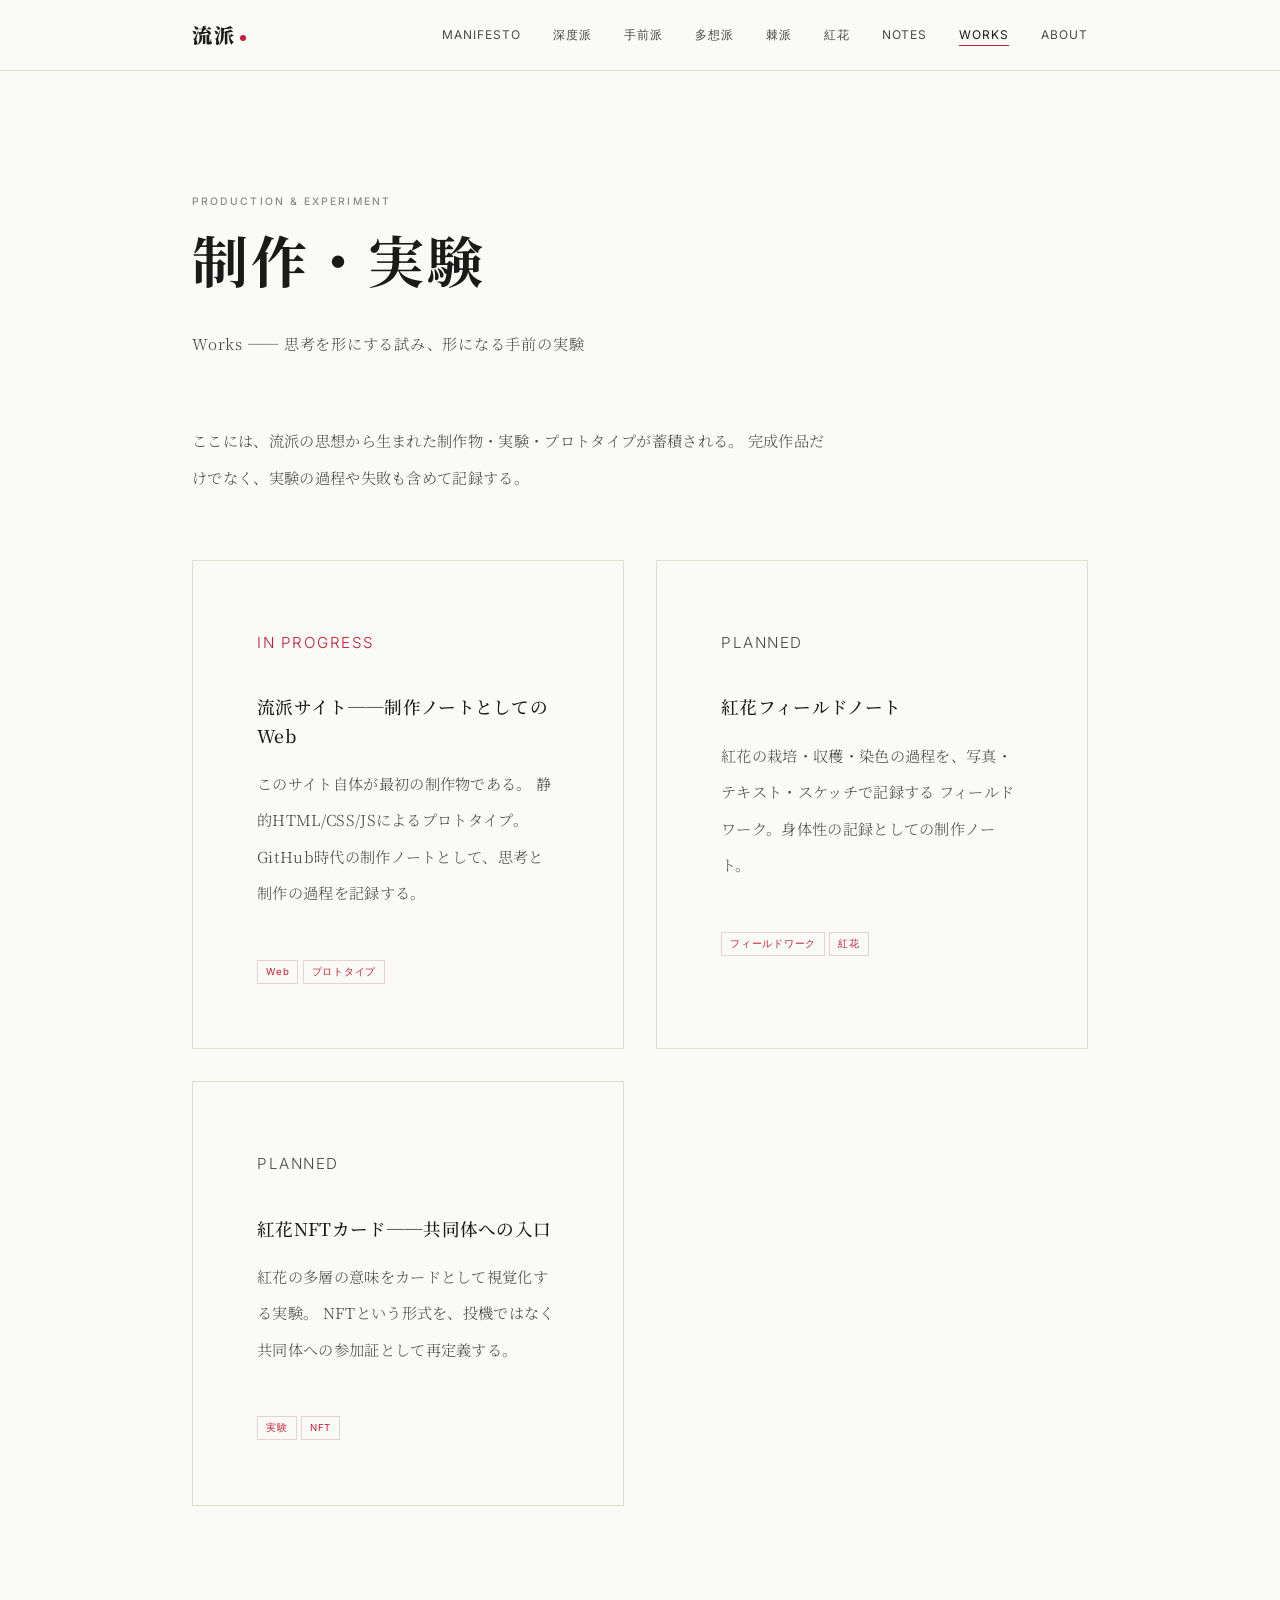
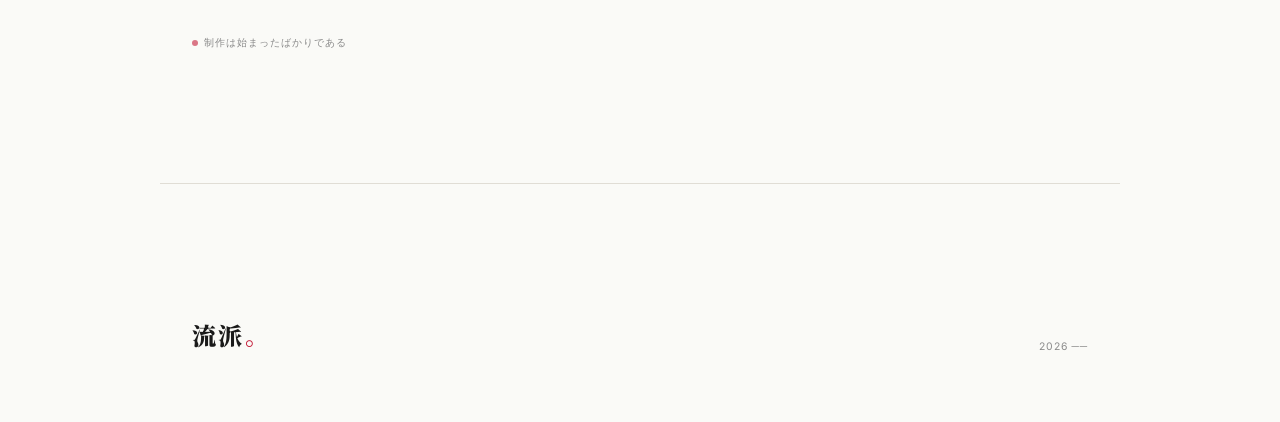
<file: pages/works.html>
<!DOCTYPE html>
<html lang="ja">
<head>
  <meta charset="UTF-8">
  <meta name="viewport" content="width=device-width, initial-scale=1.0">
  <title>Works｜制作・実験｜流派</title>
  <link rel="stylesheet" href="../css/style.css">
  <style>
    .fade-in { opacity: 0; transform: translateY(20px); transition: opacity 0.8s ease, transform 0.8s ease; }
    .fade-in.visible { opacity: 1; transform: translateY(0); }
    .works-grid {
      display: grid;
      grid-template-columns: repeat(auto-fill, minmax(300px, 1fr));
      gap: var(--space-md);
      margin-top: var(--space-lg);
    }
    .work-card {
      border: 1px solid var(--color-border);
      padding: var(--space-lg);
      transition: border-color 0.4s ease;
    }
    .work-card:hover { border-color: var(--color-beni); }
    .work-card-status {
      font-family: var(--font-sans);
      font-size: 0.6rem;
      letter-spacing: 0.1em;
      text-transform: uppercase;
      color: var(--color-ink-faint);
      margin-bottom: var(--space-sm);
    }
    .work-card-status.in-progress { color: var(--color-beni); }
    .work-card-title {
      font-size: 1.1rem;
      font-weight: 500;
      margin-bottom: var(--space-sm);
      line-height: 1.6;
    }
    .work-card-desc {
      font-size: 0.85rem;
      font-weight: 300;
      color: var(--color-ink-light);
      line-height: 2;
    }
  </style>
</head>
<body>
  <nav class="site-nav">
    <div class="nav-inner">
      <a href="../index.html" class="nav-logo">流派<span class="beni-dot"></span></a>
      <button class="nav-toggle" aria-label="メニューを開く" aria-expanded="false">
        <span></span><span></span><span></span>
      </button>
      <ul class="nav-links">
        <li><a href="manifesto.html">Manifesto</a></li>
        <li><a href="shindo-ha.html">深度派</a></li>
        <li><a href="temae-ha.html">手前派</a></li>
        <li><a href="taso-ha.html">多想派</a></li>
        <li><a href="toge-ha.html">棘派</a></li>
        <li><a href="benibana.html">紅花</a></li>
        <li><a href="notes.html">Notes</a></li>
        <li><a href="works.html" class="active">Works</a></li>
        <li><a href="about.html">About</a></li>
      </ul>
    </div>
  </nav>

  <header class="page-header">
    <p class="section-label">Production & Experiment</p>
    <h1 class="section-title">制作・実験</h1>
    <p class="hero-subcopy" style="margin-top: var(--space-sm);">Works ── 思考を形にする試み、形になる手前の実験</p>
  </header>

  <div class="page-content">
    <p class="fade-in">
      ここには、流派の思想から生まれた制作物・実験・プロトタイプが蓄積される。
      完成作品だけでなく、実験の過程や失敗も含めて記録する。
    </p>

    <div class="works-grid fade-in">

      <article class="work-card">
        <p class="work-card-status in-progress">In Progress</p>
        <h3 class="work-card-title">流派サイト──制作ノートとしてのWeb</h3>
        <p class="work-card-desc">
          このサイト自体が最初の制作物である。
          静的HTML/CSS/JSによるプロトタイプ。
          GitHub時代の制作ノートとして、思考と制作の過程を記録する。
        </p>
        <span class="note-card-tag" style="margin-top: var(--space-sm); display: inline-block;">Web</span>
        <span class="note-card-tag" style="margin-top: var(--space-sm); display: inline-block;">プロトタイプ</span>
      </article>

      <article class="work-card">
        <p class="work-card-status">Planned</p>
        <h3 class="work-card-title">紅花フィールドノート</h3>
        <p class="work-card-desc">
          紅花の栽培・収穫・染色の過程を、写真・テキスト・スケッチで記録する
          フィールドワーク。身体性の記録としての制作ノート。
        </p>
        <span class="note-card-tag" style="margin-top: var(--space-sm); display: inline-block;">フィールドワーク</span>
        <span class="note-card-tag" style="margin-top: var(--space-sm); display: inline-block;">紅花</span>
      </article>

      <article class="work-card">
        <p class="work-card-status">Planned</p>
        <h3 class="work-card-title">紅花NFTカード──共同体への入口</h3>
        <p class="work-card-desc">
          紅花の多層の意味をカードとして視覚化する実験。
          NFTという形式を、投機ではなく共同体への参加証として再定義する。
        </p>
        <span class="note-card-tag" style="margin-top: var(--space-sm); display: inline-block;">実験</span>
        <span class="note-card-tag" style="margin-top: var(--space-sm); display: inline-block;">NFT</span>
      </article>

    </div>

    <div class="status-marker fade-in" style="margin-top: var(--space-xl);">制作は始まったばかりである</div>
  </div>

  <footer class="site-footer">
    <div class="footer-left">流派<span style="color: var(--color-beni);">。</span></div>
    <div class="footer-right">2026 ──</div>
  </footer>

  <script src="../js/main.js"></script>
</body>
</html>
</file>
<file: css/style.css>
@import url('https://fonts.googleapis.com/css2?family=Inter:wght@300;400;500&family=Noto+Serif+JP:wght@300;400;500;700;900&display=swap');

:root {
  --color-bg: #FAFAF7;
  --color-paper: #F5F0E8;
  --color-ink: #1A1A1A;
  --color-ink-light: #4A4A4A;
  --color-ink-faint: #8A8A8A;
  --color-beni: #C41E3A;
  --color-beni-light: #E8D0D5;
  --color-border: #E0DDD5;
  --font-serif: 'Noto Serif JP', 'Georgia', serif;
  --font-sans: 'Inter', 'Helvetica Neue', sans-serif;
  --max-width: 960px;
  --space-xs: 0.5rem;
  --space-sm: 1rem;
  --space-md: 2rem;
  --space-lg: 4rem;
  --space-xl: 8rem;
  --space-2xl: 12rem;
}

*, *::before, *::after {
  margin: 0;
  padding: 0;
  box-sizing: border-box;
}

html {
  font-size: 16px;
  scroll-behavior: smooth;
}

body {
  font-family: var(--font-serif);
  background-color: var(--color-bg);
  color: var(--color-ink);
  line-height: 1.9;
  letter-spacing: 0.02em;
  -webkit-font-smoothing: antialiased;
}

a {
  color: var(--color-ink);
  text-decoration: none;
  transition: color 0.3s ease;
}

a:hover {
  color: var(--color-beni);
}

/* ─── Navigation ─── */

.site-nav {
  position: fixed;
  top: 0;
  left: 0;
  right: 0;
  z-index: 100;
  background: rgba(250, 250, 247, 0.92);
  backdrop-filter: blur(12px);
  border-bottom: 1px solid var(--color-border);
}

.nav-inner {
  max-width: var(--max-width);
  margin: 0 auto;
  padding: var(--space-sm) var(--space-md);
  display: flex;
  justify-content: space-between;
  align-items: center;
}

.nav-logo {
  font-family: var(--font-serif);
  font-weight: 900;
  font-size: 1.25rem;
  letter-spacing: 0.1em;
  color: var(--color-ink);
}

.nav-logo .beni-dot {
  display: inline-block;
  width: 6px;
  height: 6px;
  background: var(--color-beni);
  border-radius: 50%;
  margin-left: 4px;
  vertical-align: middle;
}

.nav-links {
  display: flex;
  gap: var(--space-md);
  list-style: none;
  font-family: var(--font-sans);
  font-size: 0.75rem;
  font-weight: 400;
  letter-spacing: 0.08em;
  text-transform: uppercase;
}

.nav-links a {
  color: var(--color-ink-light);
  position: relative;
}

.nav-links a::after {
  content: '';
  position: absolute;
  bottom: -4px;
  left: 0;
  width: 0;
  height: 1px;
  background: var(--color-beni);
  transition: width 0.3s ease;
}

.nav-links a:hover::after,
.nav-links a.active::after {
  width: 100%;
}

.nav-links a:hover,
.nav-links a.active {
  color: var(--color-ink);
}

.nav-toggle {
  display: none;
  background: none;
  border: none;
  cursor: pointer;
  padding: var(--space-xs);
}

.nav-toggle span {
  display: block;
  width: 20px;
  height: 1px;
  background: var(--color-ink);
  margin: 5px 0;
  transition: all 0.3s ease;
}

/* ─── Hero ─── */

.hero {
  min-height: 100vh;
  display: flex;
  flex-direction: column;
  justify-content: center;
  align-items: center;
  text-align: center;
  padding: var(--space-xl) var(--space-md);
  position: relative;
}

.hero::before {
  content: '';
  position: absolute;
  top: 50%;
  left: 50%;
  transform: translate(-50%, -50%);
  width: 1px;
  height: 40%;
  background: linear-gradient(
    to bottom,
    transparent,
    var(--color-beni-light),
    var(--color-beni),
    var(--color-beni-light),
    transparent
  );
  opacity: 0.3;
}

.hero-title {
  font-size: clamp(4rem, 12vw, 9rem);
  font-weight: 900;
  letter-spacing: 0.15em;
  line-height: 1.1;
  position: relative;
  z-index: 1;
}

.hero-title .char-ryu {
  display: inline-block;
}

.hero-title .char-ha {
  display: inline-block;
  color: var(--color-beni);
}

.hero-copy {
  margin-top: var(--space-lg);
  font-size: clamp(1rem, 2.5vw, 1.35rem);
  font-weight: 300;
  letter-spacing: 0.08em;
  line-height: 2;
  position: relative;
  z-index: 1;
}

.hero-subcopy {
  margin-top: var(--space-sm);
  font-size: clamp(0.8rem, 1.5vw, 0.95rem);
  font-weight: 300;
  color: var(--color-ink-light);
  letter-spacing: 0.05em;
  position: relative;
  z-index: 1;
}

.hero-scroll {
  position: absolute;
  bottom: var(--space-lg);
  font-family: var(--font-sans);
  font-size: 0.65rem;
  letter-spacing: 0.15em;
  text-transform: uppercase;
  color: var(--color-ink-faint);
  writing-mode: vertical-rl;
}

.hero-scroll::after {
  content: '';
  display: block;
  width: 1px;
  height: 40px;
  background: var(--color-ink-faint);
  margin: var(--space-sm) auto 0;
  animation: scrollLine 2s ease-in-out infinite;
}

@keyframes scrollLine {
  0%, 100% { opacity: 0.3; transform: scaleY(0.5); }
  50% { opacity: 1; transform: scaleY(1); }
}

/* ─── Section Common ─── */

.section {
  max-width: var(--max-width);
  margin: 0 auto;
  padding: var(--space-xl) var(--space-md);
}

.section-label {
  font-family: var(--font-sans);
  font-size: 0.65rem;
  font-weight: 500;
  letter-spacing: 0.2em;
  text-transform: uppercase;
  color: var(--color-ink-faint);
  margin-bottom: var(--space-xs);
}

.section-title {
  font-size: clamp(1.5rem, 4vw, 2.5rem);
  font-weight: 700;
  letter-spacing: 0.05em;
  line-height: 1.4;
  margin-bottom: var(--space-md);
}

.section-body {
  font-size: 0.95rem;
  font-weight: 300;
  line-height: 2.2;
  color: var(--color-ink-light);
  max-width: 640px;
}

.section-divider {
  width: 40px;
  height: 1px;
  background: var(--color-beni);
  margin: var(--space-xl) auto;
  opacity: 0.5;
}

/* ─── Ryuha Cards ─── */

.ryuha-grid {
  display: grid;
  grid-template-columns: 1fr;
  gap: var(--space-lg);
  margin-top: var(--space-lg);
}

.ryuha-card {
  border: 1px solid var(--color-border);
  padding: var(--space-lg);
  position: relative;
  background: var(--color-bg);
  transition: border-color 0.4s ease;
}

.ryuha-card:hover {
  border-color: var(--color-beni);
}

.ryuha-card::before {
  content: attr(data-number);
  position: absolute;
  top: var(--space-md);
  right: var(--space-md);
  font-family: var(--font-sans);
  font-size: 0.6rem;
  letter-spacing: 0.15em;
  color: var(--color-ink-faint);
}

.ryuha-card-title {
  font-size: clamp(1.8rem, 4vw, 2.8rem);
  font-weight: 900;
  letter-spacing: 0.1em;
  margin-bottom: var(--space-xs);
}

.ryuha-card-title .beni {
  color: var(--color-beni);
}

.ryuha-card-subtitle {
  font-family: var(--font-sans);
  font-size: 0.7rem;
  letter-spacing: 0.15em;
  text-transform: uppercase;
  color: var(--color-ink-faint);
  margin-bottom: var(--space-md);
}

.ryuha-card-body {
  font-size: 0.9rem;
  font-weight: 300;
  line-height: 2.2;
  color: var(--color-ink-light);
  margin-bottom: var(--space-md);
}

.ryuha-card-keywords {
  display: flex;
  flex-wrap: wrap;
  gap: var(--space-xs);
}

.keyword {
  font-family: var(--font-sans);
  font-size: 0.65rem;
  letter-spacing: 0.05em;
  padding: 4px 12px;
  border: 1px solid var(--color-border);
  color: var(--color-ink-faint);
}

.ryuha-card-link {
  display: inline-block;
  margin-top: var(--space-md);
  font-family: var(--font-sans);
  font-size: 0.7rem;
  letter-spacing: 0.1em;
  text-transform: uppercase;
  color: var(--color-beni);
  border-bottom: 1px solid var(--color-beni);
  padding-bottom: 2px;
}

/* ─── Shindo (Root Philosophy) ─── */

.shindo-section {
  border-top: 1px solid var(--color-border);
  border-bottom: 1px solid var(--color-border);
  padding: var(--space-xl) 0;
  margin: var(--space-xl) 0;
  position: relative;
}

.shindo-section::before {
  content: '';
  position: absolute;
  top: 0;
  left: 50%;
  transform: translateX(-50%);
  width: 1px;
  height: 100%;
  background: linear-gradient(
    to bottom,
    var(--color-beni),
    rgba(196, 30, 58, 0.05),
    rgba(196, 30, 58, 0.05),
    var(--color-beni)
  );
  opacity: 0.2;
}

.shindo-inner {
  max-width: var(--max-width);
  margin: 0 auto;
  padding: 0 var(--space-md);
  position: relative;
  z-index: 1;
}

.shindo-title {
  font-size: clamp(2.5rem, 6vw, 4rem);
  font-weight: 900;
  letter-spacing: 0.12em;
  text-align: center;
  margin-bottom: var(--space-xs);
}

.shindo-title .beni {
  color: var(--color-beni);
}

.shindo-subtitle {
  font-family: var(--font-sans);
  font-size: 0.7rem;
  letter-spacing: 0.2em;
  text-transform: uppercase;
  text-align: center;
  color: var(--color-ink-faint);
  margin-bottom: var(--space-md);
}

.shindo-copy {
  text-align: center;
  font-size: clamp(1rem, 2vw, 1.2rem);
  font-weight: 400;
  letter-spacing: 0.08em;
  line-height: 2.2;
  margin-bottom: var(--space-xl);
  color: var(--color-ink);
}

.shindo-copy strong {
  color: var(--color-beni);
  font-weight: 500;
}

.shindo-body {
  max-width: 640px;
  margin: 0 auto;
}

.shindo-body p {
  font-size: 0.9rem;
  font-weight: 300;
  line-height: 2.4;
  color: var(--color-ink-light);
  margin-bottom: var(--space-lg);
}

.shindo-body p strong {
  font-weight: 500;
  color: var(--color-ink);
}

.shindo-relation {
  max-width: 640px;
  margin: var(--space-xl) auto 0;
  padding-top: var(--space-lg);
  border-top: 1px solid var(--color-border);
}

.shindo-relation-label {
  font-family: var(--font-sans);
  font-size: 0.6rem;
  letter-spacing: 0.2em;
  text-transform: uppercase;
  color: var(--color-ink-faint);
  margin-bottom: var(--space-md);
}

.shindo-relation-item {
  padding: var(--space-sm) 0;
  border-bottom: 1px solid var(--color-border);
  display: grid;
  grid-template-columns: 100px 1fr;
  gap: var(--space-md);
  font-size: 0.85rem;
  line-height: 1.8;
  color: var(--color-ink-light);
  font-weight: 300;
}

.shindo-relation-item span:first-child {
  font-weight: 500;
  color: var(--color-ink);
  letter-spacing: 0.05em;
}

/* ─── Benibana Section ─── */

.benibana-section {
  background: var(--color-paper);
  padding: var(--space-xl) 0;
  margin: var(--space-xl) 0;
}

.benibana-inner {
  max-width: var(--max-width);
  margin: 0 auto;
  padding: 0 var(--space-md);
}

.benibana-accent {
  width: 3px;
  height: 60px;
  background: var(--color-beni);
  margin-bottom: var(--space-md);
}

.benibana-text {
  font-size: 0.95rem;
  font-weight: 300;
  line-height: 2.4;
  color: var(--color-ink-light);
  max-width: 640px;
}

.benibana-text em {
  font-style: normal;
  color: var(--color-beni);
  font-weight: 400;
}

/* ─── Notes / Works Grid ─── */

.notes-grid {
  display: grid;
  grid-template-columns: repeat(auto-fill, minmax(280px, 1fr));
  gap: var(--space-md);
  margin-top: var(--space-lg);
}

.note-card {
  border-bottom: 1px solid var(--color-border);
  padding-bottom: var(--space-md);
}

.note-card-date {
  font-family: var(--font-sans);
  font-size: 0.65rem;
  letter-spacing: 0.1em;
  color: var(--color-ink-faint);
  margin-bottom: var(--space-xs);
}

.note-card-title {
  font-size: 1.05rem;
  font-weight: 500;
  margin-bottom: var(--space-xs);
  line-height: 1.6;
}

.note-card-excerpt {
  font-size: 0.85rem;
  font-weight: 300;
  color: var(--color-ink-light);
  line-height: 1.8;
}

.note-card-tag {
  display: inline-block;
  margin-top: var(--space-xs);
  font-family: var(--font-sans);
  font-size: 0.6rem;
  letter-spacing: 0.08em;
  color: var(--color-beni);
  border: 1px solid var(--color-beni-light);
  padding: 2px 8px;
}

/* ─── Footer ─── */

.site-footer {
  max-width: var(--max-width);
  margin: 0 auto;
  padding: var(--space-xl) var(--space-md) var(--space-lg);
  border-top: 1px solid var(--color-border);
  display: flex;
  justify-content: space-between;
  align-items: flex-end;
  flex-wrap: wrap;
  gap: var(--space-md);
}

.footer-left {
  font-family: var(--font-serif);
  font-weight: 900;
  font-size: 1.5rem;
  letter-spacing: 0.1em;
}

.footer-right {
  font-family: var(--font-sans);
  font-size: 0.65rem;
  letter-spacing: 0.08em;
  color: var(--color-ink-faint);
  text-align: right;
  line-height: 2;
}

/* ─── Page Header (for sub pages) ─── */

.page-header {
  padding: var(--space-2xl) var(--space-md) var(--space-lg);
  max-width: var(--max-width);
  margin: 0 auto;
}

.page-header .section-title {
  font-size: clamp(2rem, 5vw, 3.5rem);
}

.page-content {
  max-width: var(--max-width);
  margin: 0 auto;
  padding: 0 var(--space-md) var(--space-xl);
}

.page-content p {
  font-size: 0.95rem;
  font-weight: 300;
  line-height: 2.4;
  color: var(--color-ink-light);
  max-width: 640px;
  margin-bottom: var(--space-md);
}

.page-content blockquote {
  border-left: 2px solid var(--color-beni);
  padding-left: var(--space-md);
  margin: var(--space-lg) 0;
  font-size: 1.1rem;
  font-weight: 400;
  line-height: 2;
  color: var(--color-ink);
}

/* ─── Manifesto ─── */

.manifesto-list {
  list-style: none;
  counter-reset: manifesto;
  margin: var(--space-lg) 0;
  max-width: 640px;
}

.manifesto-list li {
  counter-increment: manifesto;
  padding: var(--space-md) 0;
  border-bottom: 1px solid var(--color-border);
  font-size: 0.95rem;
  font-weight: 300;
  line-height: 2;
  color: var(--color-ink-light);
  position: relative;
  padding-left: 3rem;
}

.manifesto-list li::before {
  content: counter(manifesto, decimal-leading-zero);
  position: absolute;
  left: 0;
  top: var(--space-md);
  font-family: var(--font-sans);
  font-size: 0.7rem;
  letter-spacing: 0.1em;
  color: var(--color-beni);
}

/* ─── Status Marker ─── */

.status-marker {
  display: inline-flex;
  align-items: center;
  gap: 6px;
  font-family: var(--font-sans);
  font-size: 0.6rem;
  letter-spacing: 0.1em;
  text-transform: uppercase;
  color: var(--color-ink-faint);
  margin-top: var(--space-lg);
}

.status-marker::before {
  content: '';
  width: 6px;
  height: 6px;
  border-radius: 50%;
  background: var(--color-beni);
  opacity: 0.6;
  animation: pulse 2s ease-in-out infinite;
}

@keyframes pulse {
  0%, 100% { opacity: 0.3; }
  50% { opacity: 1; }
}

/* ─── Responsive ─── */

@media (max-width: 768px) {
  .nav-links {
    display: none;
    position: absolute;
    top: 100%;
    left: 0;
    right: 0;
    background: rgba(250, 250, 247, 0.98);
    flex-direction: column;
    padding: var(--space-md);
    border-bottom: 1px solid var(--color-border);
  }

  .nav-links.open {
    display: flex;
  }

  .nav-toggle {
    display: block;
  }

  .hero-title {
    font-size: clamp(3rem, 15vw, 5rem);
  }

  .ryuha-card {
    padding: var(--space-md);
  }

  .site-footer {
    flex-direction: column;
    align-items: flex-start;
  }

  .footer-right {
    text-align: left;
  }
}
</file>
